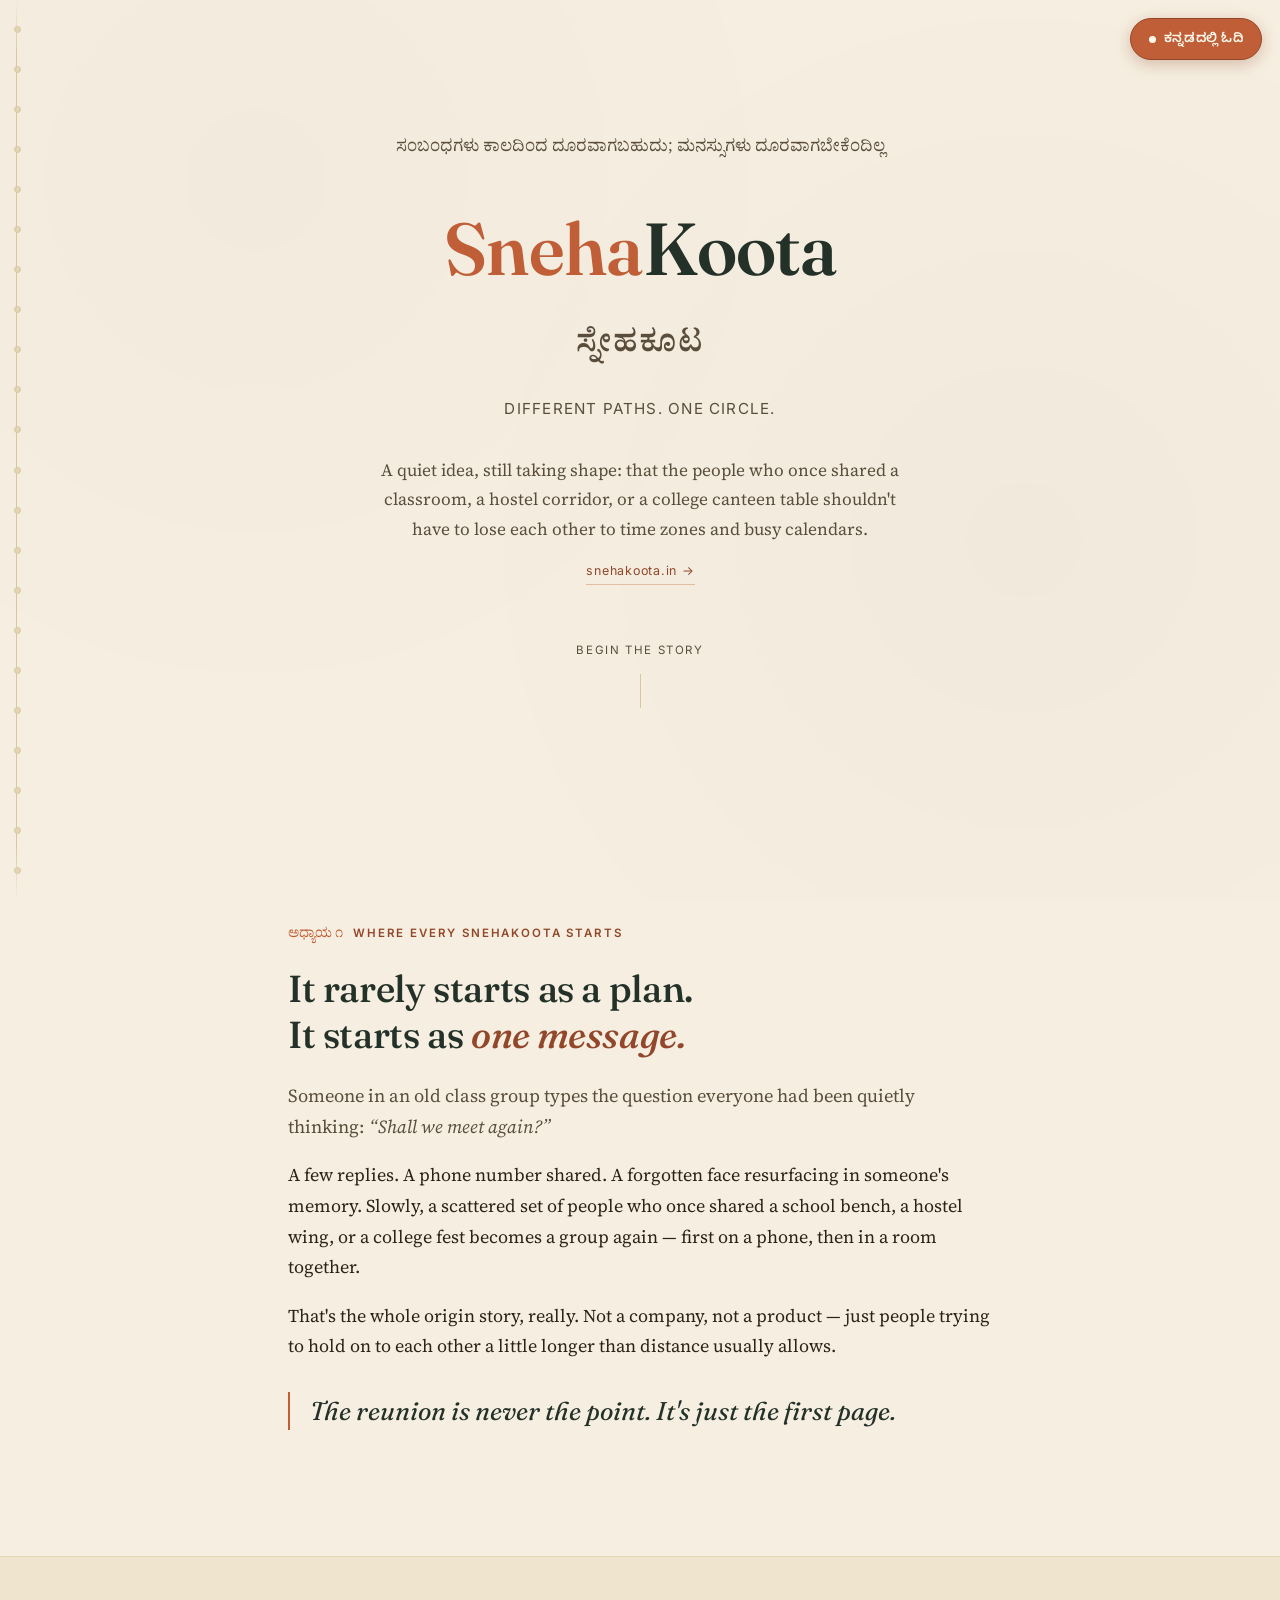
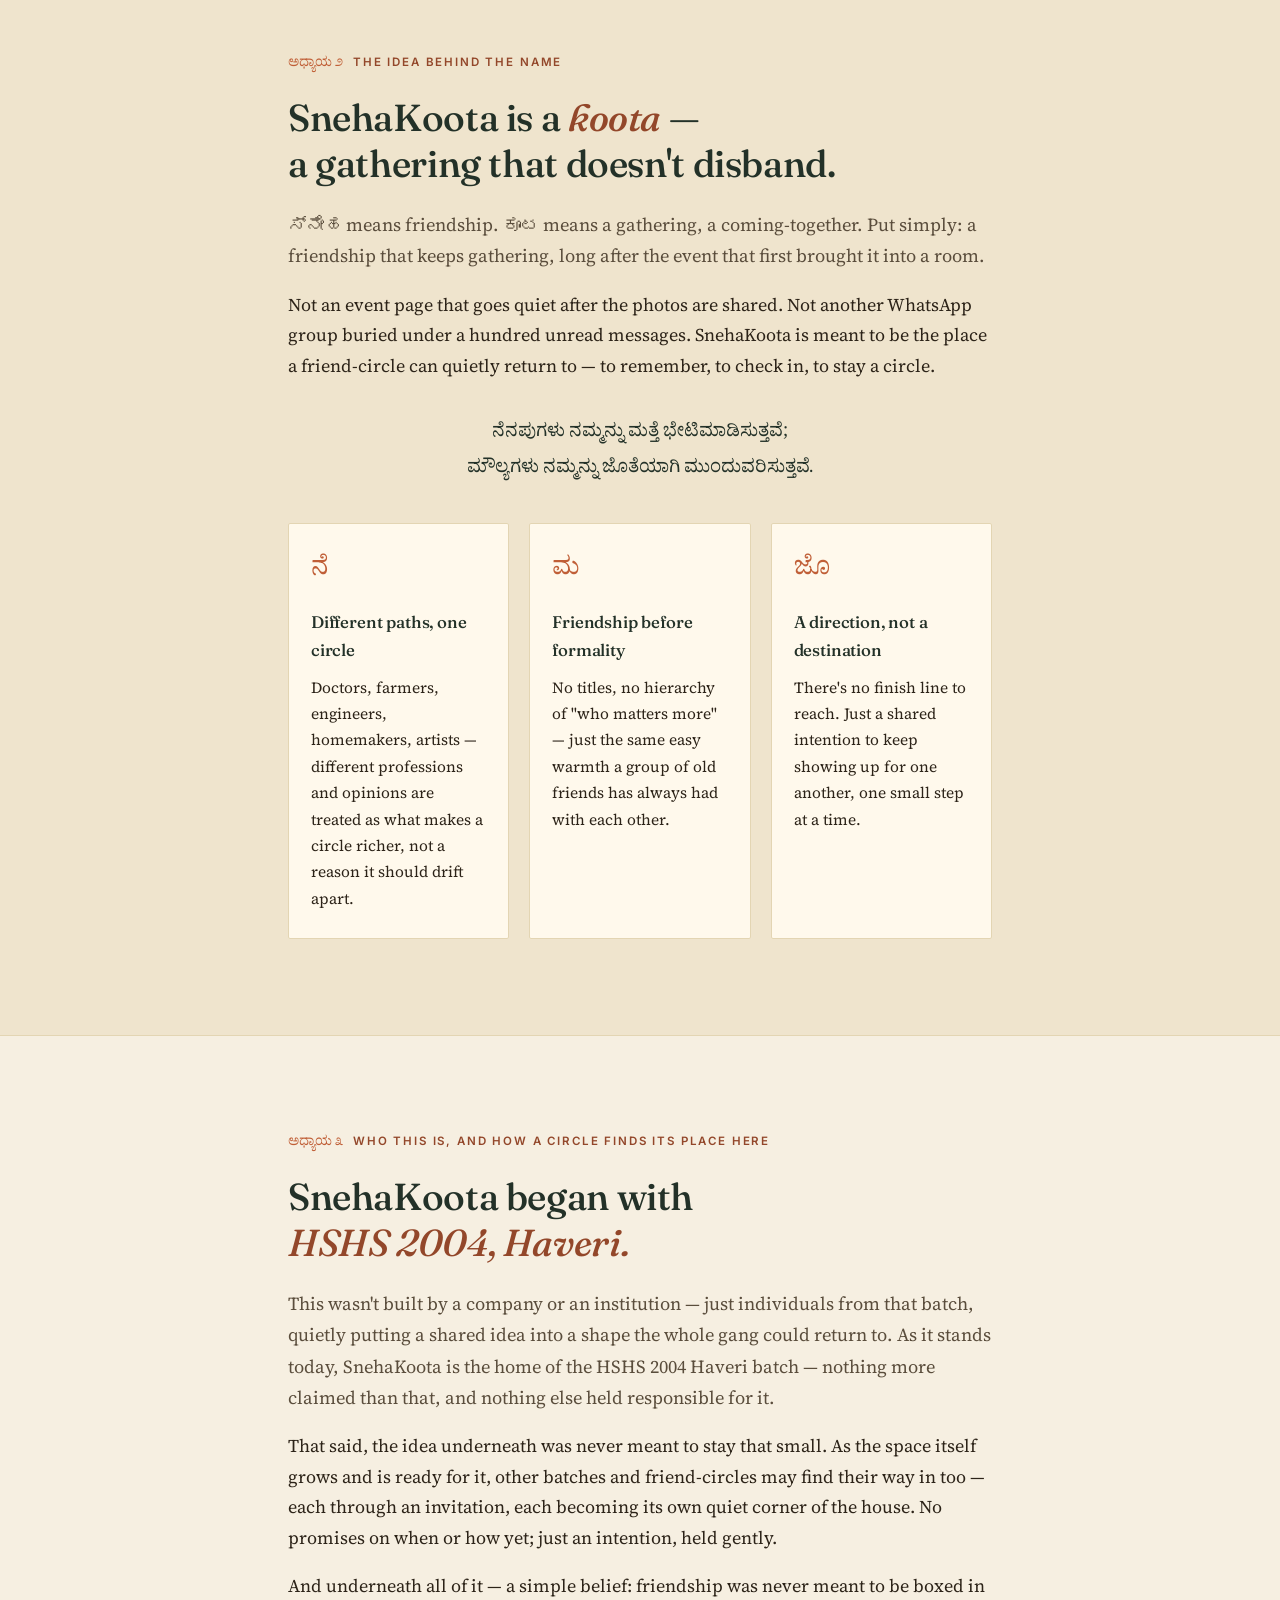
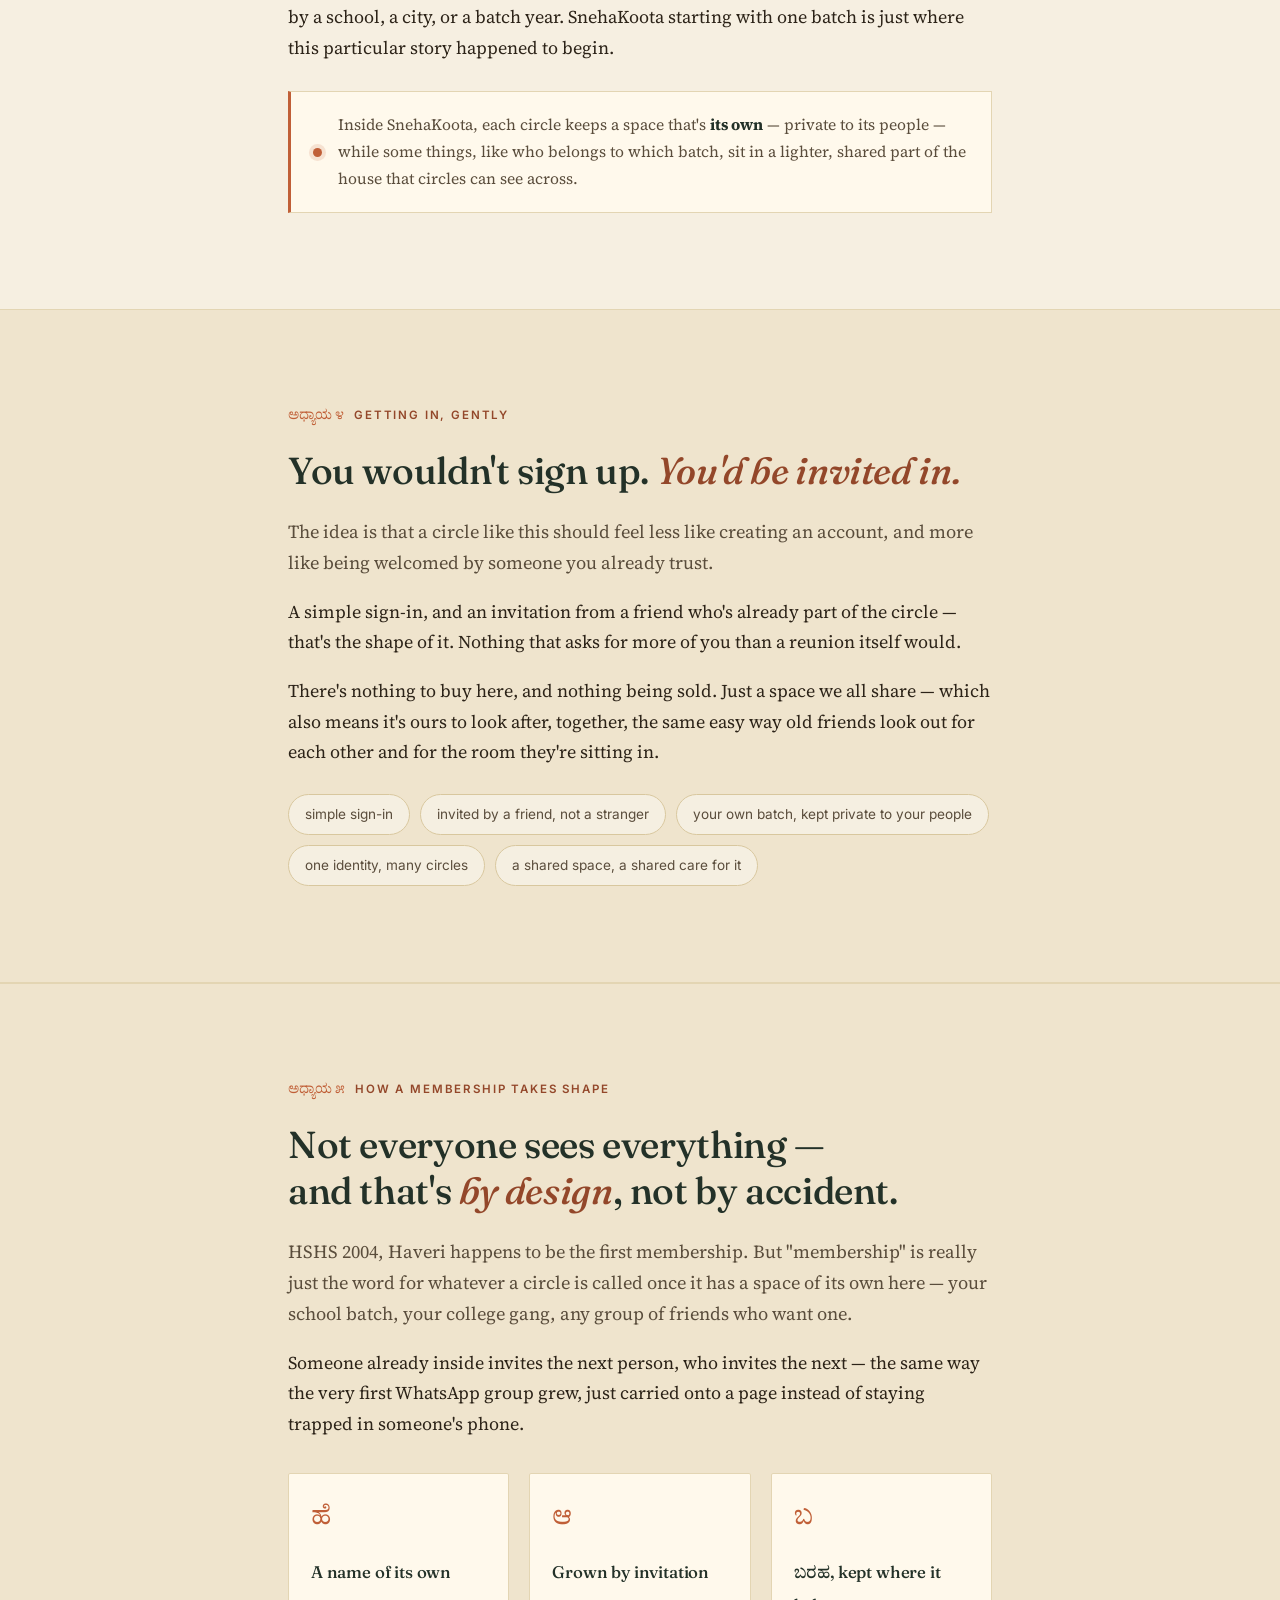
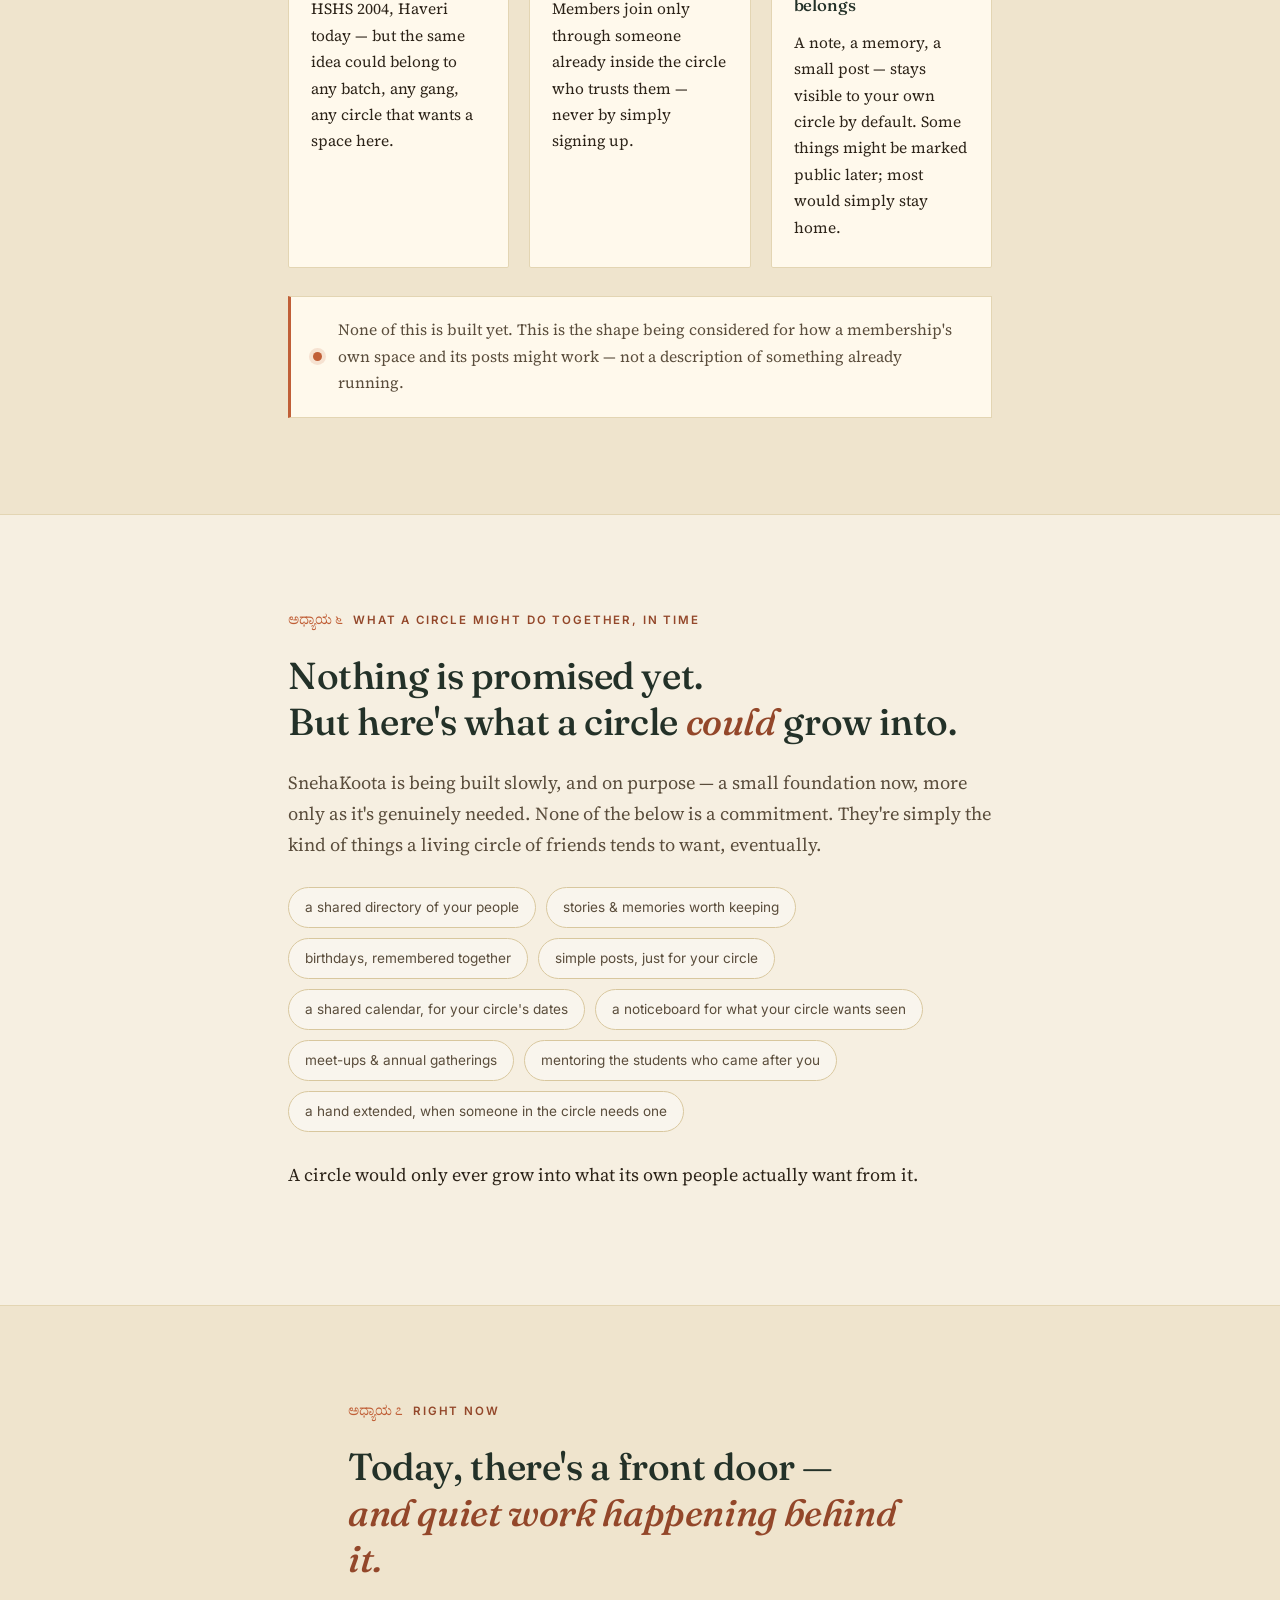
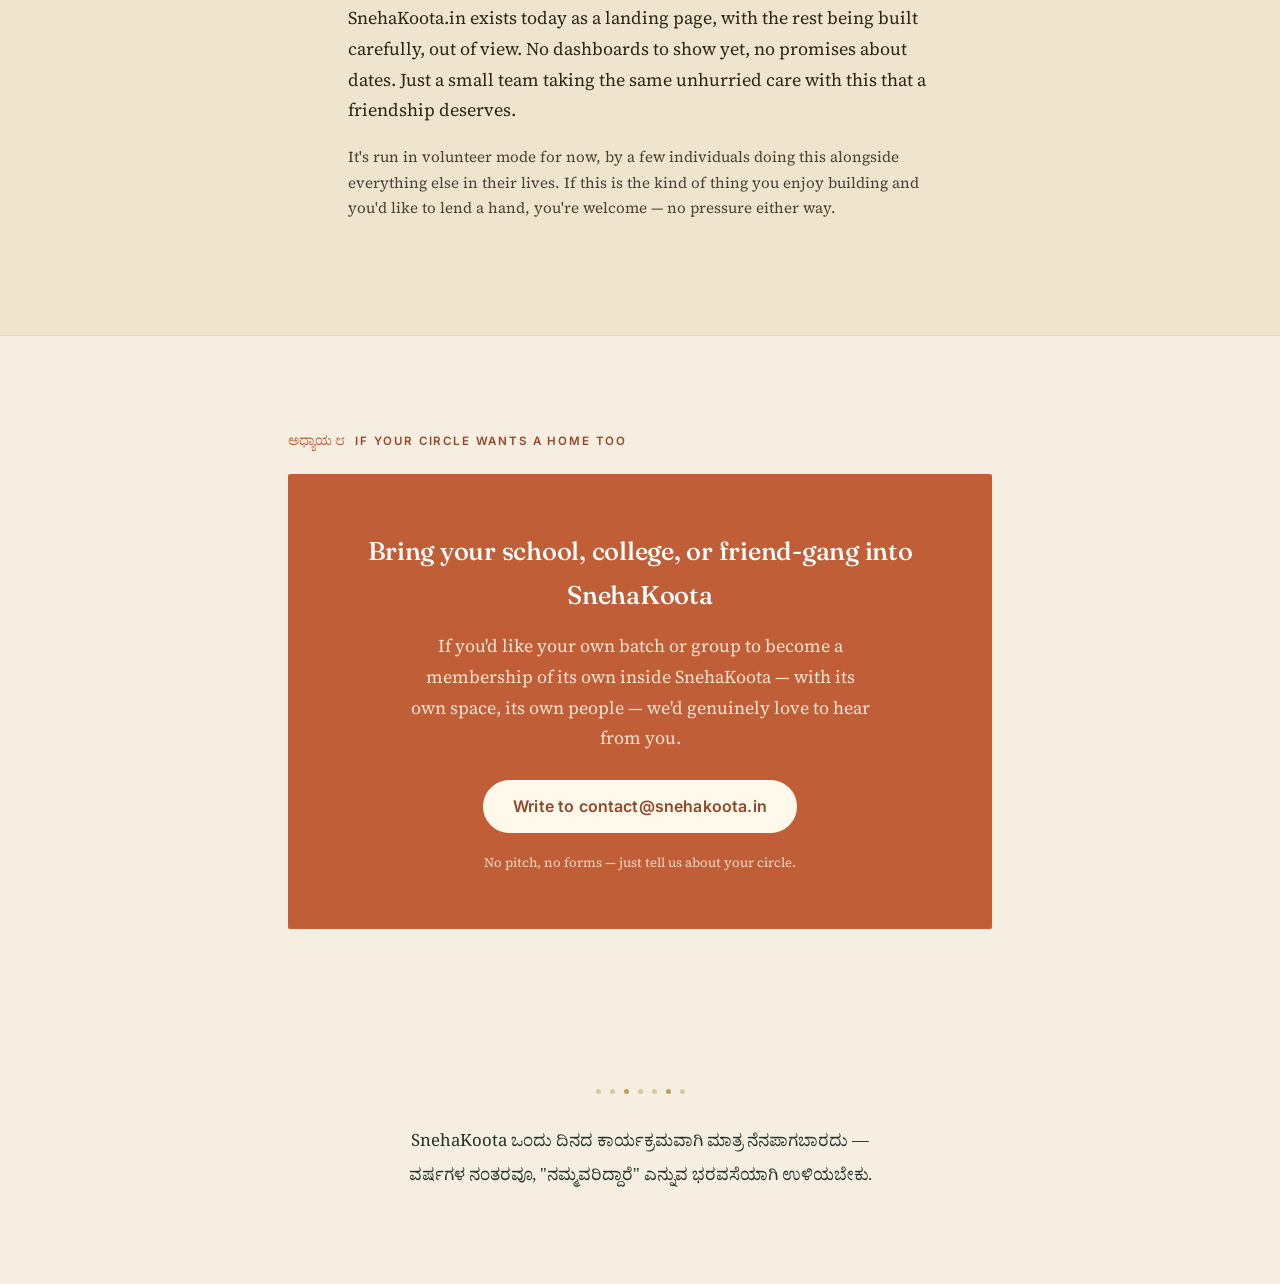
<file: concept/index.html>
<!DOCTYPE html>
<html lang="en">
<head>
<meta charset="UTF-8">
<meta name="viewport" content="width=device-width, initial-scale=1.0">
<title>SnehaKoota — ಸ್ನೇಹಕೂಟ | A Concept</title>
<meta name="description" content="SnehaKoota — a place for friend circles, school batches and college gangs to stay a circle, long after the reunion ends.">
<link rel="preconnect" href="https://fonts.googleapis.com">
<link rel="preconnect" href="https://fonts.gstatic.com" crossorigin>
<link href="https://fonts.googleapis.com/css2?family=Fraunces:ital,opsz,wght@0,9..144,300;0,9..144,400;0,9..144,500;0,9..144,600;1,9..144,400;1,9..144,500&family=Source+Serif+4:ital,opsz,wght@0,8..60,400;0,8..60,500;0,8..60,600;1,8..60,400&family=Inter:wght@400;500;600&family=Noto+Serif+Kannada:wght@400;500;600;700&family=Noto+Sans+Kannada:wght@400;500;600&display=swap" rel="stylesheet">
<style>
  :root{
    --cream:#f6efe1;
    --cream-deep:#efe4cd;
    --paper-edge:#e3d5b3;
    --ink:#2c2318;
    --ink-soft:#5a4d3c;
    --terracotta:#c05f37;
    --terracotta-deep:#93472a;
    --green:#33493a;
    --green-deep:#233128;
    --gold:#b4863a;
    --thread:#d8c79e;
    --max-w: 760px;
  }

  *{box-sizing:border-box;}
  html{scroll-behavior:smooth;}
  body{
    margin:0;
    background:var(--cream);
    color:var(--ink);
    font-family:'Source Serif 4', serif;
    font-size:18px;
    line-height:1.7;
    -webkit-font-smoothing:antialiased;
    overflow-x:hidden;
  }

  /* subtle paper grain */
  body::before{
    content:"";
    position:fixed; inset:0;
    background-image:
      radial-gradient(circle at 20% 20%, rgba(0,0,0,0.015) 0, transparent 45%),
      radial-gradient(circle at 80% 60%, rgba(0,0,0,0.02) 0, transparent 50%);
    pointer-events:none;
    z-index:0;
  }

  .kn{ font-family:'Noto Serif Kannada','Noto Sans Kannada', serif; }
  .kn-sans{ font-family:'Noto Sans Kannada', sans-serif; }

  h1,h2,h3{
    font-family:'Fraunces', serif;
    font-weight:500;
    letter-spacing:-0.01em;
    margin:0;
    color:var(--green-deep);
  }

  .eyebrow{
    font-family:'Inter', sans-serif;
    font-size:0.72rem;
    letter-spacing:0.16em;
    text-transform:uppercase;
    color:var(--terracotta-deep);
    font-weight:600;
  }

  a{ color:inherit; }

  /* ---------- binding spine (signature element) ---------- */
  .spine{
    position:fixed;
    left:0; top:0; bottom:0;
    width:34px;
    z-index:40;
    display:flex;
    flex-direction:column;
    align-items:center;
    padding:26px 0;
    pointer-events:none;
  }
  .spine::before{
    content:"";
    position:absolute; top:0; bottom:0; left:16px;
    width:1px;
    background:linear-gradient(to bottom, transparent, var(--thread) 6%, var(--thread) 94%, transparent);
  }
  .spine-dot{
    width:7px; height:7px;
    border-radius:50%;
    background:var(--paper-edge);
    border:1px solid var(--thread);
    margin:0 0 0 0;
    position:relative;
    transition:background .5s ease, border-color .5s ease, box-shadow .5s ease;
  }
  .spine-track{
    position:relative;
    flex:1;
    display:flex;
    flex-direction:column;
    justify-content:space-between;
    align-items:center;
    width:100%;
  }
  .spine-dot.lit{
    background:var(--terracotta);
    border-color:var(--terracotta-deep);
    box-shadow:0 0 0 3px rgba(192,95,55,0.12);
  }
  @media (max-width:880px){ .spine{display:none;} }

  /* ---------- layout shells ---------- */
  .wrap{
    position:relative;
    z-index:1;
    max-width:var(--max-w);
    margin:0 auto;
    padding:0 28px;
  }
  section{ padding:96px 0; position:relative; }
  @media (max-width:600px){ section{ padding:68px 0; } }
  .wrap.wide{ max-width:880px; }

  /* stitched divider between chapters */
  .stitch{
    display:flex; align-items:center; justify-content:center;
    gap:9px;
    margin:0 auto;
    padding:0;
  }
  .stitch span{
    width:5px; height:5px; border-radius:50%;
    background:var(--thread);
  }
  .stitch span:nth-child(3n){ background:var(--gold); opacity:.8; }

  /* ---------- hero ---------- */
  .hero{
    min-height:92vh;
    display:flex;
    flex-direction:column;
    justify-content:center;
    text-align:center;
    padding-top:64px;
    padding-bottom:48px;
  }
  .hero .kn-line{
    font-family:'Noto Serif Kannada', serif;
    font-size:1.05rem;
    color:var(--ink-soft);
    margin-bottom:22px;
    opacity:0;
    animation:riseIn 1s ease forwards .15s;
  }
  .wordmark{
    font-family:'Fraunces', serif;
    font-weight:600;
    font-style:normal;
    font-size:clamp(2.6rem, 9vw, 4.6rem);
    letter-spacing:-0.01em;
    margin:0 0 6px 0;
    opacity:0;
    animation:riseIn 1.1s ease forwards .35s;
  }
  .wordmark .w-sneha{ color:var(--terracotta); }
  .wordmark .w-koota{ color:var(--green-deep); }
  .wordmark .kn{ display:block; font-style:normal; font-weight:600; font-size:0.42em; color:var(--ink-soft); letter-spacing:0.04em; margin-top:10px; }
  .wordmark-link{ text-decoration:none; color:inherit; }
  .wordmark-link:hover .w-sneha, .wordmark-link:hover .w-koota{ opacity:0.82; }
  .site-link{
    display:inline-flex;
    align-items:center;
    gap:6px;
    margin-top:16px;
    font-family:'Inter','Noto Sans Kannada',sans-serif;
    font-size:0.78rem;
    letter-spacing:0.06em;
    color:var(--terracotta-deep);
    text-decoration:none;
    border-bottom:1px solid rgba(192,95,55,0.35);
    padding-bottom:2px;
    opacity:0;
    animation:riseIn 1s ease forwards .5s;
    transition:border-color .2s ease, color .2s ease;
  }
  .site-link:hover{ color:var(--terracotta); border-color:var(--terracotta); }
  .tagline{
    font-family:'Inter', sans-serif;
    font-size:0.95rem;
    letter-spacing:0.08em;
    text-transform:uppercase;
    color:var(--ink-soft);
    margin-top:22px;
    opacity:0;
    animation:riseIn 1s ease forwards .6s;
  }
  .hero-sub{
    max-width:520px;
    margin:34px auto 0;
    font-size:1.08rem;
    color:var(--ink-soft);
    opacity:0;
    animation:riseIn 1s ease forwards .8s;
  }
  .scroll-cue{
    margin-top:56px;
    font-family:'Inter',sans-serif;
    font-size:0.72rem;
    letter-spacing:0.14em;
    text-transform:uppercase;
    color:var(--ink-soft);
    opacity:0;
    animation:riseIn 1s ease forwards 1.05s;
  }
  .scroll-cue::after{
    content:"";
    display:block;
    width:1px; height:34px;
    background:var(--thread);
    margin:14px auto 0;
    animation:pulseLine 2.2s ease-in-out infinite;
  }
  @keyframes riseIn{ from{opacity:0; transform:translateY(14px);} to{opacity:1; transform:translateY(0);} }
  @keyframes pulseLine{ 0%,100%{opacity:.3;} 50%{opacity:.9;} }

  /* ---------- chapter chrome ---------- */
  .chapter-label{
    display:flex; align-items:baseline; gap:10px;
    margin-bottom:18px;
  }
  .chapter-num{
    font-family:'Noto Serif Kannada', serif;
    font-size:0.85rem;
    color:var(--terracotta);
  }
  .reveal{
    opacity:0;
    transform:translateY(22px);
    transition:opacity .9s ease, transform .9s ease;
  }
  .reveal.in{ opacity:1; transform:translateY(0); }

  h2.title{
    font-size:clamp(1.7rem, 4vw, 2.35rem);
    margin-bottom:22px;
    line-height:1.22;
  }
  h2.title em{ font-style:italic; color:var(--terracotta-deep); }

  p{ margin:0 0 18px 0; color:var(--ink); }
  p.lede{ font-size:1.15rem; color:var(--ink-soft); }

  .pull{
    font-family:'Fraunces', serif;
    font-style:italic;
    font-weight:400;
    font-size:clamp(1.25rem, 3vw, 1.6rem);
    color:var(--green-deep);
    line-height:1.5;
    margin:30px 0;
    padding-left:20px;
    border-left:2px solid var(--terracotta);
  }

  .kn-pull{
    font-family:'Noto Serif Kannada', serif;
    font-size:1.15rem;
    color:var(--green-deep);
    line-height:2;
    text-align:center;
    margin:34px 0;
  }

  /* alt band */
  .band{
    background:var(--cream-deep);
    border-top:1px solid var(--paper-edge);
    border-bottom:1px solid var(--paper-edge);
  }
  .band.deep{
    background:var(--green-deep);
    color:#f2ead9;
  }
  .band.deep h2, .band.deep h3{ color:#f2ead9; }
  .band.deep p{ color:#d9cdb1; }
  .band.deep .eyebrow{ color:#e2a97e; }
  .band.deep .pull{ color:#f2ead9; border-left-color:#e2a97e; }

  /* three-across "for every circle" cards */
  .grid3{
    display:grid;
    grid-template-columns:repeat(3, 1fr);
    gap:20px;
    margin-top:34px;
  }
  @media (max-width:700px){ .grid3{ grid-template-columns:1fr; } }
  .grid3 .card{
    background:rgba(246,239,225,0.5);
    border:1px solid rgba(255,255,255,0.12);
    border-radius:2px;
    padding:26px 22px;
  }
  .band:not(.deep) .grid3 .card{
    background:#fff9ec;
    border:1px solid var(--paper-edge);
  }
  .card h3{
    font-size:1.05rem;
    margin-bottom:10px;
  }
  .card p{ font-size:0.97rem; margin-bottom:0; }
  .card .glyph{
    font-family:'Noto Serif Kannada', serif;
    font-size:1.6rem;
    color:var(--terracotta);
    display:block;
    margin-bottom:14px;
  }

  /* possibility chips — soft, non-committal */
  .maybe-list{
    display:flex; flex-wrap:wrap; gap:10px;
    margin-top:26px;
  }
  .maybe-list span{
    font-family:'Inter', sans-serif;
    font-size:0.85rem;
    padding:8px 16px;
    border:1px solid var(--thread);
    border-radius:999px;
    color:var(--ink-soft);
    background:rgba(255,255,255,0.4);
  }

  /* today strip */
  .today-strip{
    display:flex; align-items:center; gap:16px;
    padding:20px 22px;
    background:#fff9ec;
    border:1px solid var(--paper-edge);
    border-left:3px solid var(--terracotta);
    margin-top:28px;
  }
  .today-dot{
    width:9px; height:9px; border-radius:50%;
    background:var(--terracotta);
    flex:none;
    box-shadow:0 0 0 4px rgba(192,95,55,0.15);
  }
  .today-strip p{ margin:0; font-size:0.98rem; color:var(--ink-soft); }
  .today-strip strong{ color:var(--green-deep); }

  /* invite / CTA */
  .cta-card{
    text-align:center;
    padding:56px 40px;
    background:var(--terracotta);
    color:#fbf3e6;
    border-radius:2px;
    margin-top:10px;
  }
  @media (max-width:600px){ .cta-card{ padding:44px 22px; } }
  .cta-card h2{ color:#fff; margin-bottom:14px; }
  .cta-card p{ color:#fbe4d3; max-width:460px; margin:0 auto 26px; }
  .cta-mail{
    display:inline-block;
    font-family:'Inter', sans-serif;
    font-weight:600;
    font-size:1rem;
    letter-spacing:0.01em;
    color:var(--terracotta-deep);
    background:#fff9ec;
    padding:13px 30px;
    border-radius:999px;
    text-decoration:none;
    transition:transform .25s ease, box-shadow .25s ease;
  }
  .cta-mail:hover{ transform:translateY(-2px); box-shadow:0 10px 24px rgba(0,0,0,0.18); }
  .cta-note{
    margin-top:18px;
    font-size:0.82rem;
    color:#f4d9c6;
  }

  /* footer */
  footer{
    padding:64px 0 80px;
    text-align:center;
  }
  .closing-kn{
    font-family:'Noto Serif Kannada', serif;
    font-size:1.05rem;
    line-height:2;
    color:var(--green-deep);
    max-width:520px;
    margin:0 auto 8px;
  }
  .closing-en{
    font-family:'Fraunces', serif;
    font-style:italic;
    font-size:0.98rem;
    color:var(--ink-soft);
    max-width:460px;
    margin:14px auto 0;
  }
  .mark{
    margin-top:44px;
    font-family:'Inter', sans-serif;
    font-size:0.72rem;
    letter-spacing:0.14em;
    text-transform:uppercase;
    color:var(--ink-soft);
    opacity:0.7;
  }

  ::selection{ background:var(--terracotta); color:#fff; }

  /* ---------- language toggle ---------- */
  [hidden]{ display:none !important; }
  .lang-toggle{
    position:fixed;
    top:18px; right:18px;
    z-index:50;
    display:inline-flex;
    align-items:center;
    gap:8px;
    font-family:'Inter','Noto Sans Kannada',sans-serif;
    font-size:0.82rem;
    font-weight:600;
    letter-spacing:0.02em;
    padding:10px 18px;
    border-radius:999px;
    border:1px solid var(--terracotta-deep);
    background:var(--terracotta);
    color:#fff9ec;
    cursor:pointer;
    box-shadow:0 4px 16px rgba(147,71,42,0.32);
    transition:transform .2s ease, box-shadow .2s ease, background .2s ease;
  }
  .lang-toggle::before{
    content:"";
    width:7px; height:7px;
    border-radius:50%;
    background:#fff9ec;
    flex:none;
    animation:langPulse 2.2s ease-in-out infinite;
  }
  @keyframes langPulse{
    0%,100%{ box-shadow:0 0 0 0 rgba(255,249,236,0.55); }
    50%{ box-shadow:0 0 0 5px rgba(255,249,236,0); }
  }
  .lang-toggle:hover{
    transform:translateY(-1px);
    background:var(--terracotta-deep);
    box-shadow:0 8px 22px rgba(147,71,42,0.4);
  }
  @media (max-width:600px){
    .lang-toggle{
      top:14px; right:14px;
      font-size:0.78rem;
      padding:10px 16px;
      min-height:40px;
    }
  }

  /* ---------- kannada panel typography ---------- */
  #lang-kn{ font-family:'Noto Serif Kannada','Noto Sans Kannada', serif; }
  #lang-kn h1, #lang-kn h2, #lang-kn h3{ font-family:'Noto Serif Kannada', serif; font-weight:600; }
  #lang-kn .eyebrow, #lang-kn .tagline, #lang-kn .scroll-cue, #lang-kn .maybe-list span, #lang-kn .cta-mail, #lang-kn .cta-note{
    font-family:'Noto Sans Kannada', sans-serif;
  }
  #lang-kn .tagline, #lang-kn .scroll-cue{ text-transform:none; letter-spacing:0.02em; }
  #lang-kn p, #lang-kn .lede, #lang-kn .pull, #lang-kn .kn-pull{ line-height:1.95; }
  #lang-kn .wordmark .w-sneha, #lang-kn .wordmark .w-koota{ font-family:'Noto Serif Kannada', serif; }
  #lang-kn .wordmark .kn{ font-family:'Fraunces', serif; font-style:italic; font-weight:400; color:var(--ink-soft); }
</style>
</head>
<body>

<div class="spine" aria-hidden="true">
  <div class="spine-track" id="spineTrack"></div>
</div>

<button id="langToggle" class="lang-toggle" type="button">ಕನ್ನಡದಲ್ಲಿ ಓದಿ</button>

<div id="lang-en" class="lang-panel">

<!-- ================= HERO ================= -->
<section class="hero">
  <div class="wrap">
    <div class="kn-line">ಸಂಬಂಧಗಳು ಕಾಲದಿಂದ ದೂರವಾಗಬಹುದು; ಮನಸ್ಸುಗಳು ದೂರವಾಗಬೇಕೆಂದಿಲ್ಲ</div>
    <h1 class="wordmark"><a class="wordmark-link" href="https://snehakoota.in"><span class="w-sneha">Sneha</span><span class="w-koota">Koota</span><span class="kn">ಸ್ನೇಹಕೂಟ</span></a></h1>
    <div class="tagline">Different Paths. One Circle.</div>
    <p class="hero-sub">A quiet idea, still taking shape: that the people who once shared a classroom, a hostel corridor, or a college canteen table shouldn't have to lose each other to time zones and busy calendars.</p>
    <a class="site-link" href="https://snehakoota.in">snehakoota.in →</a>
    <div class="scroll-cue">begin the story</div>
  </div>
</section>

<!-- ================= CHAPTER 1: HOW IT BEGAN ================= -->
<section>
  <div class="wrap">
    <div class="chapter-label reveal">
      <span class="chapter-num kn">ಅಧ್ಯಾಯ ೧</span>
      <span class="eyebrow">Where every SnehaKoota starts</span>
    </div>
    <h2 class="title reveal">It rarely starts as a plan.<br>It starts as <em>one message.</em></h2>
    <p class="lede reveal">Someone in an old class group types the question everyone had been quietly thinking: <em>“Shall we meet again?”</em></p>
    <p class="reveal">A few replies. A phone number shared. A forgotten face resurfacing in someone's memory. Slowly, a scattered set of people who once shared a school bench, a hostel wing, or a college fest becomes a group again — first on a phone, then in a room together.</p>
    <p class="reveal">That's the whole origin story, really. Not a company, not a product — just people trying to hold on to each other a little longer than distance usually allows.</p>
    <div class="pull reveal">The reunion is never the point. It's just the first page.</div>
  </div>
</section>

<!-- ================= CHAPTER 2: WHAT SNEHAKOOTA IS ================= -->
<section class="band">
  <div class="wrap">
    <div class="chapter-label reveal">
      <span class="chapter-num kn">ಅಧ್ಯಾಯ ೨</span>
      <span class="eyebrow">The idea behind the name</span>
    </div>
    <h2 class="title reveal">SnehaKoota is a <em>koota</em> —<br>a gathering that doesn't disband.</h2>
    <p class="lede reveal">ಸ್ನೇಹ means friendship. ಕೂಟ means a gathering, a coming-together. Put simply: a friendship that keeps gathering, long after the event that first brought it into a room.</p>
    <p class="reveal">Not an event page that goes quiet after the photos are shared. Not another WhatsApp group buried under a hundred unread messages. SnehaKoota is meant to be the place a friend-circle can quietly return to — to remember, to check in, to stay a circle.</p>

    <div class="kn-pull reveal">ನೆನಪುಗಳು ನಮ್ಮನ್ನು ಮತ್ತೆ ಭೇಟಿಮಾಡಿಸುತ್ತವೆ;<br>ಮೌಲ್ಯಗಳು ನಮ್ಮನ್ನು ಜೊತೆಯಾಗಿ ಮುಂದುವರಿಸುತ್ತವೆ.</div>

    <div class="grid3 reveal">
      <div class="card">
        <span class="glyph">ನೆ</span>
        <h3>Different paths, one circle</h3>
        <p>Doctors, farmers, engineers, homemakers, artists — different professions and opinions are treated as what makes a circle richer, not a reason it should drift apart.</p>
      </div>
      <div class="card">
        <span class="glyph">ಮ</span>
        <h3>Friendship before formality</h3>
        <p>No titles, no hierarchy of "who matters more" — just the same easy warmth a group of old friends has always had with each other.</p>
      </div>
      <div class="card">
        <span class="glyph">ಜೊ</span>
        <h3>A direction, not a destination</h3>
        <p>There's no finish line to reach. Just a shared intention to keep showing up for one another, one small step at a time.</p>
      </div>
    </div>
  </div>
</section>

<!-- ================= CHAPTER 3: BEYOND ONE BATCH ================= -->
<section>
  <div class="wrap">
    <div class="chapter-label reveal">
      <span class="chapter-num kn">ಅಧ್ಯಾಯ ೩</span>
      <span class="eyebrow">Who this is, and how a circle finds its place here</span>
    </div>
    <h2 class="title reveal">SnehaKoota began with<br><em>HSHS 2004, Haveri.</em></h2>
    <p class="lede reveal">This wasn't built by a company or an institution — just individuals from that batch, quietly putting a shared idea into a shape the whole gang could return to. As it stands today, SnehaKoota is the home of the HSHS 2004 Haveri batch — nothing more claimed than that, and nothing else held responsible for it.</p>
    <p class="reveal">That said, the idea underneath was never meant to stay that small. As the space itself grows and is ready for it, other batches and friend-circles may find their way in too — each through an invitation, each becoming its own quiet corner of the house. No promises on when or how yet; just an intention, held gently.</p>
    <p class="reveal">And underneath all of it — a simple belief: friendship was never meant to be boxed in by a school, a city, or a batch year. SnehaKoota starting with one batch is just where this particular story happened to begin.</p>
    <div class="today-strip reveal">
      <span class="today-dot" aria-hidden="true"></span>
      <p>Inside SnehaKoota, each circle keeps a space that's <strong>its own</strong> — private to its people — while some things, like who belongs to which batch, sit in a lighter, shared part of the house that circles can see across.</p>
    </div>
  </div>
</section>

<!-- ================= CHAPTER 4: HOW YOU'D ENTER ================= -->
<section class="band">
  <div class="wrap">
    <div class="chapter-label reveal">
      <span class="chapter-num kn">ಅಧ್ಯಾಯ ೪</span>
      <span class="eyebrow">Getting in, gently</span>
    </div>
    <h2 class="title reveal">You wouldn't sign up. <em>You'd be invited in.</em></h2>
    <p class="lede reveal">The idea is that a circle like this should feel less like creating an account, and more like being welcomed by someone you already trust.</p>
    <p class="reveal">A simple sign-in, and an invitation from a friend who's already part of the circle — that's the shape of it. Nothing that asks for more of you than a reunion itself would.</p>
    <p class="reveal">There's nothing to buy here, and nothing being sold. Just a space we all share — which also means it's ours to look after, together, the same easy way old friends look out for each other and for the room they're sitting in.</p>
    <div class="maybe-list reveal">
      <span>simple sign-in</span>
      <span>invited by a friend, not a stranger</span>
      <span>your own batch, kept private to your people</span>
      <span>one identity, many circles</span>
      <span>a shared space, a shared care for it</span>
    </div>
  </div>
</section>

<!-- ================= CHAPTER 5: HOW A MEMBERSHIP TAKES SHAPE ================= -->
<section class="band">
  <div class="wrap">
    <div class="chapter-label reveal">
      <span class="chapter-num kn">ಅಧ್ಯಾಯ ೫</span>
      <span class="eyebrow">How a membership takes shape</span>
    </div>
    <h2 class="title reveal">Not everyone sees everything —<br>and that's <em>by design</em>, not by accident.</h2>
    <p class="lede reveal">HSHS 2004, Haveri happens to be the first membership. But "membership" is really just the word for whatever a circle is called once it has a space of its own here — your school batch, your college gang, any group of friends who want one.</p>
    <p class="reveal">Someone already inside invites the next person, who invites the next — the same way the very first WhatsApp group grew, just carried onto a page instead of staying trapped in someone's phone.</p>

    <div class="grid3 reveal">
      <div class="card">
        <span class="glyph">ಹೆ</span>
        <h3>A name of its own</h3>
        <p>HSHS 2004, Haveri today — but the same idea could belong to any batch, any gang, any circle that wants a space here.</p>
      </div>
      <div class="card">
        <span class="glyph">ಆ</span>
        <h3>Grown by invitation</h3>
        <p>Members join only through someone already inside the circle who trusts them — never by simply signing up.</p>
      </div>
      <div class="card">
        <span class="glyph">ಬ</span>
        <h3><span class="kn">ಬರಹ</span>, kept where it belongs</h3>
        <p>A note, a memory, a small post — stays visible to your own circle by default. Some things might be marked public later; most would simply stay home.</p>
      </div>
    </div>

    <div class="today-strip reveal">
      <span class="today-dot" aria-hidden="true"></span>
      <p>None of this is built yet. This is the shape being considered for how a membership's own space and its posts might work — not a description of something already running.</p>
    </div>
  </div>
</section>

<!-- ================= CHAPTER 6: WHAT IT MIGHT HOLD ================= -->
<section>
  <div class="wrap">
    <div class="chapter-label reveal">
      <span class="chapter-num kn">ಅಧ್ಯಾಯ ೬</span>
      <span class="eyebrow">What a circle might do together, in time</span>
    </div>
    <h2 class="title reveal">Nothing is promised yet.<br>But here's what a circle <em>could</em> grow into.</h2>
    <p class="lede reveal">SnehaKoota is being built slowly, and on purpose — a small foundation now, more only as it's genuinely needed. None of the below is a commitment. They're simply the kind of things a living circle of friends tends to want, eventually.</p>
    <div class="maybe-list reveal">
      <span>a shared directory of your people</span>
      <span>stories &amp; memories worth keeping</span>
      <span>birthdays, remembered together</span>
      <span>simple posts, just for your circle</span>
      <span>a shared calendar, for your circle's dates</span>
      <span>a noticeboard for what your circle wants seen</span>
      <span>meet-ups &amp; annual gatherings</span>
      <span>mentoring the students who came after you</span>
      <span>a hand extended, when someone in the circle needs one</span>
    </div>
    <p class="reveal" style="margin-top:28px;">A circle would only ever grow into what its own people actually want from it.</p>
  </div>
</section>

<!-- ================= CHAPTER 7: WHERE THINGS STAND ================= -->
<section class="band">
  <div class="wrap" style="max-width:640px;">
    <div class="chapter-label reveal">
      <span class="chapter-num kn">ಅಧ್ಯಾಯ ೭</span>
      <span class="eyebrow">Right now</span>
    </div>
    <h2 class="title reveal">Today, there's a front door —<br><em>and quiet work happening behind it.</em></h2>
    <p class="reveal">SnehaKoota.in exists today as a landing page, with the rest being built carefully, out of view. No dashboards to show yet, no promises about dates. Just a small team taking the same unhurried care with this that a friendship deserves.</p>
    <p class="reveal" style="font-size:0.95rem; opacity:0.85;">It's run in volunteer mode for now, by a few individuals doing this alongside everything else in their lives. If this is the kind of thing you enjoy building and you'd like to lend a hand, you're welcome — no pressure either way.</p>
  </div>
</section>

<!-- ================= CHAPTER 8: INVITE YOUR CIRCLE ================= -->
<section>
  <div class="wrap">
    <div class="chapter-label reveal">
      <span class="chapter-num kn">ಅಧ್ಯಾಯ ೮</span>
      <span class="eyebrow">If your circle wants a home too</span>
    </div>
    <div class="cta-card reveal">
      <h2 style="font-size:1.6rem;">Bring your school, college, or friend-gang into SnehaKoota</h2>
      <p>If you'd like your own batch or group to become a membership of its own inside SnehaKoota — with its own space, its own people — we'd genuinely love to hear from you.</p>
      <a class="cta-mail" href="mailto:contact@snehakoota.in">Write to contact@snehakoota.in</a>
      <div class="cta-note">No pitch, no forms — just tell us about your circle.</div>
    </div>
  </div>
</section>

<!-- ================= FOOTER / CLOSING ================= -->
<footer>
  <div class="wrap">
    <div class="stitch reveal" style="margin-bottom:34px;">
      <span></span><span></span><span></span><span></span><span></span><span></span><span></span>
    </div>
    <div class="closing-kn reveal">SnehaKoota ಒಂದು ದಿನದ ಕಾರ್ಯಕ್ರಮವಾಗಿ ಮಾತ್ರ ನೆನಪಾಗಬಾರದು —<br>ವರ್ಷಗಳ ನಂತರವೂ, "ನಮ್ಮವರಿದ್ದಾರೆ" ಎನ್ನುವ ಭರವಸೆಯಾಗಿ ಉಳಿಯಬೇಕು.</div>
    
  </div>
</footer>

</div><!-- /#lang-en -->

<div id="lang-kn" class="lang-panel" hidden>

<!-- ================= HERO (KN) ================= -->
<section class="hero">
  <div class="wrap">
    <div class="kn-line">ಸಂಬಂಧಗಳು ಕಾಲದಿಂದ ದೂರವಾಗಬಹುದು; ಮನಸ್ಸುಗಳು ದೂರವಾಗಬೇಕೆಂದಿಲ್ಲ</div>
    <h1 class="wordmark"><a class="wordmark-link" href="https://snehakoota.in"><span class="w-sneha">ಸ್ನೇಹ</span><span class="w-koota">ಕೂಟ</span><span class="kn">SnehaKoota</span></a></h1>
    <div class="tagline">ಬೇರೆ ಬೇರೆ ದಾರಿಗಳು. ಒಂದೇ ಬಳಗ.</div>
    <p class="hero-sub">ಇದೊಂದು ಸದ್ದಿಲ್ಲದೆ ರೂಪುಗೊಳ್ಳುತ್ತಿರುವ ಆಲೋಚನೆ: ಒಂದು ಕಾಲದಲ್ಲಿ ಒಂದೇ ತರಗತಿ, ಹಾಸ್ಟೆಲ್ ಕಾರಿಡಾರ್, ಅಥವಾ ಕಾಲೇಜಿನ ಕ್ಯಾಂಟೀನ್ ಟೇಬಲ್ ಹಂಚಿಕೊಂಡಿದ್ದ ಜನರು, ಸಮಯದ ವ್ಯತ್ಯಾಸ ಮತ್ತು ಬಿಡುವಿಲ್ಲದ ದಿನಚರಿಗಳ ಕಾರಣಕ್ಕೆ ಒಬ್ಬರನ್ನೊಬ್ಬರು ಕಳೆದುಕೊಳ್ಳಬಾರದು ಎಂಬುದು.</p>
    <a class="site-link" href="https://snehakoota.in">snehakoota.in →</a>
    <div class="scroll-cue">ಕಥೆಯನ್ನು ಆರಂಭಿಸಿ</div>
  </div>
</section>

<!-- ================= CHAPTER 1 (KN) ================= -->
<section>
  <div class="wrap">
    <div class="chapter-label reveal">
      <span class="chapter-num kn">ಅಧ್ಯಾಯ ೧</span>
      <span class="eyebrow">ಪ್ರತಿ ಸ್ನೇಹಕೂಟವೂ ಆರಂಭವಾಗುವುದು ಇಲ್ಲಿಂದ</span>
    </div>
    <h2 class="title reveal">ಇದು ಯೋಜನೆಯಾಗಿ ಆರಂಭವಾಗುವುದು ಅಪರೂಪ.<br>ಇದು ಆರಂಭವಾಗುವುದು <em>ಒಂದೇ ಸಂದೇಶದಿಂದ.</em></h2>
    <p class="lede reveal">ಹಳೆಯ ಕ್ಲಾಸ್ ಗ್ರೂಪ್‌ನಲ್ಲಿ ಯಾರೋ ಒಬ್ಬರು, ಎಲ್ಲರೂ ಮನದೊಳಗೇ ಯೋಚಿಸುತ್ತಿದ್ದ ಪ್ರಶ್ನೆಯನ್ನು ಟೈಪ್ ಮಾಡುತ್ತಾರೆ: <em>"ಮತ್ತೆ ಸಿಗೋಣವೇ?"</em></p>
    <p class="reveal">ಒಂದೆರಡು ಉತ್ತರಗಳು. ಒಂದು ಫೋನ್ ನಂಬರ್ ಹಂಚಿಕೆ. ಮರೆತುಹೋಗಿದ್ದ ಮುಖವೊಂದು ಯಾರದೋ ನೆನಪಿನಲ್ಲಿ ಮತ್ತೆ ಮೂಡುತ್ತದೆ. ನಿಧಾನವಾಗಿ, ಒಂದು ಕಾಲದಲ್ಲಿ ಒಂದೇ ಶಾಲಾ ಬೆಂಚು, ಹಾಸ್ಟೆಲ್ ವಿಭಾಗ, ಅಥವಾ ಕಾಲೇಜಿನ ಫೆಸ್ಟ್ ಹಂಚಿಕೊಂಡಿದ್ದ, ಚದುರಿಹೋಗಿದ್ದ ಜನರು ಮತ್ತೆ ಒಂದಾಗುತ್ತಾರೆ — ಮೊದಲು ಫೋನ್‌ನಲ್ಲಿ, ನಂತರ ಒಂದೇ ಕೋಣೆಯಲ್ಲಿ ಜೊತೆಯಾಗಿ.</p>
    <p class="reveal">ಇದೇ ನಿಜವಾದ ಮೂಲ ಕಥೆ. ಒಂದು ಕಂಪನಿಯಲ್ಲ, ಒಂದು ಉತ್ಪನ್ನವಲ್ಲ — ದೂರ ಸಾಮಾನ್ಯವಾಗಿ ಬಿಡುವ ಅಂತರಕ್ಕಿಂತ ಸ್ವಲ್ಪ ಹೆಚ್ಚು ಕಾಲ ಒಬ್ಬರನ್ನೊಬ್ಬರು ಹಿಡಿದಿಟ್ಟುಕೊಳ್ಳಲು ಪ್ರಯತ್ನಿಸುತ್ತಿರುವ ಜನರಷ್ಟೇ.</p>
    <div class="pull reveal">ಮರುಸಂಗಮ ಎಂದಿಗೂ ಗುರಿಯಲ್ಲ. ಅದು ಕೇವಲ ಮೊದಲ ಪುಟ.</div>
  </div>
</section>

<!-- ================= CHAPTER 2 (KN) ================= -->
<section class="band">
  <div class="wrap">
    <div class="chapter-label reveal">
      <span class="chapter-num kn">ಅಧ್ಯಾಯ ೨</span>
      <span class="eyebrow">ಹೆಸರಿನ ಹಿಂದಿನ ಆಲೋಚನೆ</span>
    </div>
    <h2 class="title reveal">ಸ್ನೇಹಕೂಟ ಎಂಬುದು ಒಂದು <em>ಕೂಟ</em> —<br>ಎಂದೂ ಚದುರದ ಒಂದು ಸೇರುವಿಕೆ.</h2>
    <p class="lede reveal">ಸ್ನೇಹ ಎಂದರೆ ಗೆಳೆತನ. ಕೂಟ ಎಂದರೆ ಒಂದು ಸೇರುವಿಕೆ, ಒಟ್ಟಾಗಿ ಬರುವಿಕೆ. ಸರಳವಾಗಿ ಹೇಳುವುದಾದರೆ: ಒಂದು ಗೆಳೆತನ, ಅದನ್ನು ಮೊದಲು ಒಂದು ಕೋಣೆಗೆ ತಂದ ಸಂದರ್ಭ ಮುಗಿದ ನಂತರವೂ ಸೇರುತ್ತಲೇ ಇರುವಂಥದ್ದು.</p>
    <p class="reveal">ಫೋಟೋಗಳು ಹಂಚಿಕೆಯಾದ ಮೇಲೆ ಸ್ತಬ್ಧವಾಗುವ ಇವೆಂಟ್ ಪೇಜ್ ಅಲ್ಲ. ನೂರಾರು ಓದದ ಸಂದೇಶಗಳ ಅಡಿಯಲ್ಲಿ ಹೂತುಹೋಗಿರುವ ಇನ್ನೊಂದು ವಾಟ್ಸಾಪ್ ಗ್ರೂಪ್ ಅಲ್ಲ. ಸ್ನೇಹಕೂಟ ಎಂದರೆ ಒಂದು ಗೆಳೆಯರ ಬಳಗ ಸದ್ದಿಲ್ಲದೆ ಮರಳಿ ಬರಬಹುದಾದ ಸ್ಥಳ — ನೆನಪಿಸಿಕೊಳ್ಳಲು, ಕುಶಲೋಪರಿ ವಿಚಾರಿಸಲು, ಒಂದು ಬಳಗವಾಗಿ ಉಳಿಯಲು.</p>

    <div class="kn-pull reveal">ನೆನಪುಗಳು ನಮ್ಮನ್ನು ಮತ್ತೆ ಭೇಟಿಮಾಡಿಸುತ್ತವೆ;<br>ಮೌಲ್ಯಗಳು ನಮ್ಮನ್ನು ಜೊತೆಯಾಗಿ ಮುಂದುವರಿಸುತ್ತವೆ.</div>

    <div class="grid3 reveal">
      <div class="card">
        <span class="glyph">ನೆ</span>
        <h3>ಬೇರೆ ಬೇರೆ ದಾರಿಗಳು, ಒಂದೇ ಬಳಗ</h3>
        <p>ವೈದ್ಯರು, ರೈತರು, ಎಂಜಿನಿಯರ್‌ಗಳು, ಗೃಹಿಣಿಯರು, ಕಲಾವಿದರು — ಬೇರೆ ಬೇರೆ ವೃತ್ತಿಗಳು ಮತ್ತು ಅಭಿಪ್ರಾಯಗಳು ಬಳಗವನ್ನು ಇನ್ನಷ್ಟು ಶ್ರೀಮಂತಗೊಳಿಸುವ ಸಂಗತಿಗಳಾಗಿ ಕಾಣಲಾಗುತ್ತವೆಯೇ ಹೊರತು, ದೂರವಾಗಲು ಕಾರಣಗಳಲ್ಲ.</p>
      </div>
      <div class="card">
        <span class="glyph">ಮ</span>
        <h3>ಔಪಚಾರಿಕತೆಗಿಂತ ಮೊದಲು ಗೆಳೆತನ</h3>
        <p>ಯಾವುದೇ ಹುದ್ದೆಗಳಿಲ್ಲ, "ಯಾರು ಹೆಚ್ಚು ಮುಖ್ಯ" ಎಂಬ ಶ್ರೇಣಿಯೂ ಇಲ್ಲ — ಹಳೆಯ ಗೆಳೆಯರ ಗುಂಪೊಂದು ಯಾವಾಗಲೂ ಒಬ್ಬರಿಗೊಬ್ಬರು ಹೊಂದಿರುವ ಅದೇ ಸಹಜ ಪ್ರೀತಿ ಅಷ್ಟೇ.</p>
      </div>
      <div class="card">
        <span class="glyph">ಜೊ</span>
        <h3>ಗುರಿಯಲ್ಲ, ಒಂದು ದಿಕ್ಕು</h3>
        <p>ತಲುಪಬೇಕಾದ ಗೆರೆ ಇಲ್ಲ. ಒಂದೊಂದೇ ಸಣ್ಣ ಹೆಜ್ಜೆಯಲ್ಲಿ ಒಬ್ಬರಿಗಾಗಿ ಒಬ್ಬರು ಇರುತ್ತಲೇ ಇರಬೇಕೆಂಬ ಒಂದು ಹಂಚಿಕೆಯ ಉದ್ದೇಶ ಅಷ್ಟೇ.</p>
      </div>
    </div>
  </div>
</section>

<!-- ================= CHAPTER 3 (KN) ================= -->
<section>
  <div class="wrap">
    <div class="chapter-label reveal">
      <span class="chapter-num kn">ಅಧ್ಯಾಯ ೩</span>
      <span class="eyebrow">ಇದು ಯಾರದ್ದು, ಒಂದು ಬಳಗ ಇಲ್ಲಿ ತನ್ನ ಸ್ಥಾನ ಕಂಡುಕೊಳ್ಳುವುದು ಹೇಗೆ</span>
    </div>
    <h2 class="title reveal">ಸ್ನೇಹಕೂಟ ಆರಂಭವಾಗಿದ್ದು<br><em>HSHS 2004, ಹಾವೇರಿಯಿಂದ.</em></h2>
    <p class="lede reveal">ಇದನ್ನು ಯಾವುದೇ ಕಂಪನಿ ಅಥವಾ ಸಂಸ್ಥೆ ಕಟ್ಟಿಲ್ಲ — ಆ ಬ್ಯಾಚ್‌ನ ಕೆಲವು ವ್ಯಕ್ತಿಗಳು, ಇಡೀ ಬಳಗ ಮರಳಿ ಬರಬಹುದಾದ ಒಂದು ಹಂಚಿಕೆಯ ಆಲೋಚನೆಯನ್ನು ಸದ್ದಿಲ್ಲದೆ ರೂಪಿಸಿದ್ದಾರೆ ಅಷ್ಟೇ. ಇಂದಿನ ಸ್ಥಿತಿಯಲ್ಲಿ, ಸ್ನೇಹಕೂಟ HSHS 2004 ಹಾವೇರಿ ಬ್ಯಾಚ್‌ನ ಮನೆ — ಇದಕ್ಕಿಂತ ಹೆಚ್ಚಿನ ಯಾವ ಹಕ್ಕೂ ಇಲ್ಲ, ಬೇರೆ ಯಾರನ್ನೂ ಇದಕ್ಕೆ ಜವಾಬ್ದಾರರನ್ನಾಗಿ ಮಾಡುವುದೂ ಇಲ್ಲ.</p>
    <p class="reveal">ಆದರೂ, ಇದರ ಹಿಂದಿನ ಆಲೋಚನೆ ಇಷ್ಟೇ ಚಿಕ್ಕದಾಗಿ ಉಳಿಯಬೇಕೆಂದು ಎಂದೂ ಇರಲಿಲ್ಲ. ಸ್ಥಳ ಬೆಳೆದಂತೆ, ಅದಕ್ಕೆ ಸಿದ್ಧವಾದಾಗ, ಬೇರೆ ಬ್ಯಾಚ್‌ಗಳು ಮತ್ತು ಗೆಳೆಯರ ಬಳಗಗಳೂ ಇಲ್ಲಿ ತಮ್ಮ ದಾರಿ ಕಂಡುಕೊಳ್ಳಬಹುದು — ಪ್ರತಿಯೊಂದೂ ಒಂದು ಆಹ್ವಾನದ ಮೂಲಕ, ಪ್ರತಿಯೊಂದೂ ಈ ಮನೆಯ ತನ್ನದೇ ಆದ ಸದ್ದಿಲ್ಲದ ಮೂಲೆಯಾಗಿ. ಯಾವಾಗ, ಹೇಗೆ ಎಂಬುದರ ಬಗ್ಗೆ ಇನ್ನೂ ಯಾವುದೇ ಭರವಸೆ ಇಲ್ಲ; ಇರುವುದು ಕೇವಲ ಒಂದು ಆಲೋಚನೆ, ಮೃದುವಾಗಿ ಇಟ್ಟುಕೊಂಡಿರುವಂಥದ್ದು.</p>
    <p class="reveal">ಮತ್ತು ಇದೆಲ್ಲದರ ತಳಹದಿಯಲ್ಲಿ — ಒಂದು ಸರಳ ನಂಬಿಕೆ: ಗೆಳೆತನವನ್ನು ಎಂದೂ ಒಂದು ಶಾಲೆ, ಒಂದು ಊರು, ಅಥವಾ ಒಂದು ಬ್ಯಾಚ್ ವರ್ಷಕ್ಕೆ ಸೀಮಿತಗೊಳಿಸಬೇಕಿರಲಿಲ್ಲ. ಸ್ನೇಹಕೂಟ ಒಂದು ಬ್ಯಾಚ್‌ನಿಂದ ಆರಂಭವಾಗಿದ್ದು, ಈ ನಿರ್ದಿಷ್ಟ ಕಥೆ ಎಲ್ಲಿ ಆರಂಭವಾಯಿತು ಎಂಬುದಷ್ಟೇ.</p>
    <div class="today-strip reveal">
      <span class="today-dot" aria-hidden="true"></span>
      <p>ಸ್ನೇಹಕೂಟದೊಳಗೆ, ಪ್ರತಿಯೊಂದು ಬಳಗವೂ <strong>ತನ್ನದೇ ಆದ</strong> ಸ್ಥಳವನ್ನು ಹೊಂದಿರುತ್ತದೆ — ತನ್ನ ಜನರಿಗೆ ಮಾತ್ರ ಖಾಸಗಿಯಾಗಿ — ಆದರೆ ಯಾರು ಯಾವ ಬ್ಯಾಚ್‌ಗೆ ಸೇರಿದ್ದಾರೆ ಎಂಬಂತಹ ಕೆಲವು ಸಂಗತಿಗಳು, ಎಲ್ಲಾ ಬಳಗಗಳೂ ನೋಡಬಹುದಾದ ಮನೆಯ ಹಗುರವಾದ, ಹಂಚಿಕೆಯ ಭಾಗದಲ್ಲಿ ಇರುತ್ತವೆ.</p>
    </div>
  </div>
</section>

<!-- ================= CHAPTER 4 (KN) ================= -->
<section class="band">
  <div class="wrap">
    <div class="chapter-label reveal">
      <span class="chapter-num kn">ಅಧ್ಯಾಯ ೪</span>
      <span class="eyebrow">ಒಳಗೆ ಬರುವುದು, ಮೃದುವಾಗಿ</span>
    </div>
    <h2 class="title reveal">ನೀವು ಸೈನ್ ಅಪ್ ಮಾಡುವುದಿಲ್ಲ. <em>ನಿಮ್ಮನ್ನು ಒಳಗೆ ಆಹ್ವಾನಿಸಲಾಗುತ್ತದೆ.</em></h2>
    <p class="lede reveal">ಇಂತಹ ಒಂದು ಬಳಗ, ಖಾತೆ ಸೃಷ್ಟಿಸಿದಂತೆ ಅನಿಸುವ ಬದಲು, ನೀವು ಈಗಾಗಲೇ ನಂಬಿರುವ ಯಾರೋ ಒಬ್ಬರು ನಿಮ್ಮನ್ನು ಸ್ವಾಗತಿಸಿದಂತೆ ಅನಿಸಬೇಕು ಎಂಬುದೇ ಆಲೋಚನೆ.</p>
    <p class="reveal">ಒಂದು ಸರಳ ಸೈನ್-ಇನ್, ಮತ್ತು ಈಗಾಗಲೇ ಬಳಗದಲ್ಲಿರುವ ಗೆಳೆಯರೊಬ್ಬರಿಂದ ಆಹ್ವಾನ — ಇದಿಷ್ಟೇ ಇದರ ಸ್ವರೂಪ. ಒಂದು ಮರುಸಂಗಮ ಕೇಳುವುದಕ್ಕಿಂತ ಹೆಚ್ಚೇನೂ ಇದು ನಿಮ್ಮಿಂದ ಕೇಳುವುದಿಲ್ಲ.</p>
    <p class="reveal">ಇಲ್ಲಿ ಖರೀದಿಸಬೇಕಾದದ್ದೇನೂ ಇಲ್ಲ, ಮಾರಾಟ ಮಾಡುವುದೂ ಏನೂ ಇಲ್ಲ. ಇದು ನಾವೆಲ್ಲರೂ ಹಂಚಿಕೊಳ್ಳುವ ಸ್ಥಳ — ಅಂದರೆ ಇದನ್ನು ಜೋಪಾನವಾಗಿ ಕಾಪಾಡಿಕೊಳ್ಳುವುದೂ ನಮ್ಮೆಲ್ಲರ ಜವಾಬ್ದಾರಿ, ಹಳೆಯ ಗೆಳೆಯರು ಒಬ್ಬರನ್ನೊಬ್ಬರು ಮತ್ತು ತಾವು ಕುಳಿತಿರುವ ಕೋಣೆಯನ್ನು ಕಾಪಾಡಿಕೊಳ್ಳುವ ಅದೇ ಸಹಜ ರೀತಿಯಲ್ಲಿ.</p>
    <div class="maybe-list reveal">
      <span>ಸರಳ ಸೈನ್-ಇನ್</span>
      <span>ಅಪರಿಚಿತರಿಂದಲ್ಲ, ಗೆಳೆಯರಿಂದ ಆಹ್ವಾನ</span>
      <span>ನಿಮ್ಮ ಬ್ಯಾಚ್, ನಿಮ್ಮ ಜನರಿಗೆ ಮಾತ್ರ ಖಾಸಗಿ</span>
      <span>ಒಂದು ಗುರುತು, ಹಲವು ಬಳಗಗಳು</span>
      <span>ಹಂಚಿಕೆಯ ಸ್ಥಳ, ಹಂಚಿಕೆಯ ಕಾಳಜಿ</span>
    </div>
  </div>
</section>

<!-- ================= CHAPTER 5 (KN): HOW A MEMBERSHIP TAKES SHAPE ================= -->
<section class="band">
  <div class="wrap">
    <div class="chapter-label reveal">
      <span class="chapter-num kn">ಅಧ್ಯಾಯ ೫</span>
      <span class="eyebrow">ಮೆಂಬರ್‌ಶಿಪ್ ಹೇಗೆ ರೂಪುಗೊಳ್ಳುತ್ತದೆ</span>
    </div>
    <h2 class="title reveal">ಎಲ್ಲರಿಗೂ ಎಲ್ಲವೂ ಕಾಣಿಸುವುದಿಲ್ಲ —<br>ಇದು ಆಕಸ್ಮಿಕವಲ್ಲ, <em>ಉದ್ದೇಶಪೂರ್ವಕ.</em></h2>
    <p class="lede reveal">HSHS 2004, ಹಾವೇರಿ ಎಂಬುದು ಮೊದಲ ಮೆಂಬರ್‌ಶಿಪ್, ಅಷ್ಟೆ. ಆದರೆ "ಮೆಂಬರ್‌ಶಿಪ್" ಎಂದರೆ, ಒಂದು ಬಳಗಕ್ಕೆ ಇಲ್ಲಿ ತನ್ನದೇ ಸ್ಥಳ ಸಿಕ್ಕಾಗ ಅದಕ್ಕೆ ಕೊಡುವ ಹೆಸರಷ್ಟೇ — ನಿಮ್ಮ ಶಾಲಾ ಬ್ಯಾಚ್, ನಿಮ್ಮ ಕಾಲೇಜು ಗ್ಯಾಂಗ್, ಒಂದು ಸ್ಥಳ ಬಯಸುವ ಯಾವುದೇ ಸ್ನೇಹಿತರ ಗುಂಪು.</p>
    <p class="reveal">ಈಗಾಗಲೇ ಒಳಗಿರುವ ಒಬ್ಬರು ಮುಂದಿನವರನ್ನು ಆಹ್ವಾನಿಸುತ್ತಾರೆ, ಅವರು ಇನ್ನೊಬ್ಬರನ್ನು — ಮೊದಲ ವಾಟ್ಸಪ್ ಗುಂಪು ಬೆಳೆದ ರೀತಿಯಲ್ಲೇ, ಈಗ ಅದು ಫೋನಿನಲ್ಲಿ ಸಿಕ್ಕಿಬೀಳದೆ ಒಂದು ಪುಟಕ್ಕೆ ಬಂದಿದೆ, ಅಷ್ಟೆ.</p>

    <div class="grid3 reveal">
      <div class="card">
        <span class="glyph">ಹೆ</span>
        <h3>ತನ್ನದೇ ಹೆಸರು</h3>
        <p>ಇಂದು HSHS 2004, ಹಾವೇರಿ — ಆದರೆ ಇದೇ ಆಲೋಚನೆ ಯಾವುದೇ ಬ್ಯಾಚ್, ಯಾವುದೇ ಗ್ಯಾಂಗ್, ಇಲ್ಲಿ ಸ್ಥಳ ಬಯಸುವ ಯಾವುದೇ ಬಳಗಕ್ಕೂ ಸೇರಬಹುದು.</p>
      </div>
      <div class="card">
        <span class="glyph">ಆ</span>
        <h3>ಆಹ್ವಾನದಿಂದ ಬೆಳವಣಿಗೆ</h3>
        <p>ಸದಸ್ಯರು ಸೇರುವುದು, ಈಗಾಗಲೇ ಒಳಗಿರುವ, ನಂಬಿಕೆ ಇರುವ ಒಬ್ಬರ ಆಹ್ವಾನದಿಂದ ಮಾತ್ರ — ಸುಮ್ಮನೆ ನೋಂದಾಯಿಸಿಕೊಳ್ಳುವುದರಿಂದಲ್ಲ.</p>
      </div>
      <div class="card">
        <span class="glyph">ಬ</span>
        <h3>ಬರಹ, ಇರಬೇಕಾದಲ್ಲೇ ಇರುತ್ತದೆ</h3>
        <p>ಒಂದು ಟಿಪ್ಪಣಿ, ಒಂದು ನೆನಪು, ಒಂದು ಸಣ್ಣ ಪೋಸ್ಟ್ — ಡೀಫಾಲ್ಟ್ ಆಗಿ ನಿಮ್ಮ ಬಳಗಕ್ಕೆ ಮಾತ್ರ ಕಾಣಿಸುತ್ತದೆ. ಕೆಲವನ್ನು ನಂತರ ಸಾರ್ವಜನಿಕ ಎಂದು ಗುರುತಿಸಬಹುದು; ಹೆಚ್ಚಿನವು ಮನೆಯಲ್ಲೇ ಉಳಿಯುತ್ತವೆ.</p>
      </div>
    </div>

    <div class="today-strip reveal">
      <span class="today-dot" aria-hidden="true"></span>
      <p>ಇದೂ ಇನ್ನೂ ಕಟ್ಟಿಲ್ಲ. ಒಂದು ಮೆಂಬರ್‌ಶಿಪ್‌ನ ಸ್ಥಳ ಮತ್ತು ಅದರ ಬರಹಗಳು ಹೇಗೆ ಕೆಲಸ ಮಾಡಬಹುದು ಎಂಬ ಬಗ್ಗೆ ಪರಿಗಣಿಸುತ್ತಿರುವ ಒಂದು ರೂಪ, ಅಷ್ಟೆ — ಈಗಾಗಲೇ ಚಾಲನೆಯಲ್ಲಿರುವ ಯಾವುದರ ವಿವರಣೆಯಲ್ಲ.</p>
    </div>
  </div>
</section>

<!-- ================= CHAPTER 6 (KN) ================= -->
<section>
  <div class="wrap">
    <div class="chapter-label reveal">
      <span class="chapter-num kn">ಅಧ್ಯಾಯ ೬</span>
      <span class="eyebrow">ಕಾಲಕ್ರಮೇಣ, ಒಂದು ಬಳಗ ಜೊತೆಯಾಗಿ ಏನು ಮಾಡಬಹುದು</span>
    </div>
    <h2 class="title reveal">ಇನ್ನೂ ಯಾವುದೇ ಭರವಸೆ ಇಲ್ಲ.<br>ಆದರೆ ಒಂದು ಬಳಗ <em>ಮುಂದೆ ಏನಾಗಿ ಬೆಳೆಯಬಹುದು</em> ಎಂಬುದು ಇಲ್ಲಿದೆ.</h2>
    <p class="lede reveal">ಸ್ನೇಹಕೂಟವನ್ನು ನಿಧಾನವಾಗಿ, ಉದ್ದೇಶಪೂರ್ವಕವಾಗಿ ಕಟ್ಟಲಾಗುತ್ತಿದೆ — ಈಗ ಒಂದು ಸಣ್ಣ ಅಡಿಪಾಯ, ನಿಜವಾಗಿಯೂ ಅಗತ್ಯವಿದ್ದಾಗ ಮಾತ್ರ ಹೆಚ್ಚಿನದ್ದು. ಕೆಳಗಿನ ಯಾವುದೂ ಒಂದು ಭರವಸೆಯಲ್ಲ. ಇವು ಕೇವಲ, ಜೀವಂತವಾದ ಗೆಳೆಯರ ಬಳಗವೊಂದು ಕಾಲಕ್ರಮೇಣ ಬಯಸುವಂತಹ ಸಂಗತಿಗಳಷ್ಟೇ.</p>
    <div class="maybe-list reveal">
      <span>ನಿಮ್ಮ ಜನರ ಹಂಚಿಕೆಯ ಪಟ್ಟಿ</span>
      <span>ಕಾಪಿಟ್ಟುಕೊಳ್ಳಬೇಕಾದ ಕಥೆಗಳು ಮತ್ತು ನೆನಪುಗಳು</span>
      <span>ಹುಟ್ಟುಹಬ್ಬಗಳು, ಜೊತೆಯಾಗಿ ನೆನಪಿಸಿಕೊಳ್ಳುವುದು</span>
      <span>ನಿಮ್ಮ ಬಳಗಕ್ಕೆ ಮಾತ್ರ, ಸರಳ ಪೋಸ್ಟ್‌ಗಳು</span>
      <span>ನಿಮ್ಮ ಬಳಗದ ದಿನಾಂಕಗಳಿಗೆ, ಒಂದು ಹಂಚಿಕೆಯ ಕ್ಯಾಲೆಂಡರ್</span>
      <span>ಬಳಗಕ್ಕೆ ತೋರಿಸಬೇಕಾದ್ದಕ್ಕೆ ಒಂದು ನೋಟಿಸ್ ಬೋರ್ಡ್</span>
      <span>ಭೇಟಿಗಳು ಮತ್ತು ವಾರ್ಷಿಕ ಸಮಾವೇಶಗಳು</span>
      <span>ನಿಮ್ಮ ನಂತರ ಬಂದ ವಿದ್ಯಾರ್ಥಿಗಳಿಗೆ ಮಾರ್ಗದರ್ಶನ</span>
      <span>ಬಳಗದಲ್ಲಿ ಯಾರಿಗಾದರೂ ಅಗತ್ಯವಿದ್ದಾಗ, ಒಂದು ಸಹಾಯದ ಕೈ</span>
    </div>
    <p class="reveal" style="margin-top:28px;">ಒಂದು ಬಳಗ, ತನ್ನ ಜನರು ನಿಜವಾಗಿಯೂ ಬಯಸುವುದಷ್ಟೇ ಆಗಿ ಬೆಳೆಯುತ್ತದೆ.</p>
  </div>
</section>

<!-- ================= CHAPTER 7 (KN) ================= -->
<section class="band">
  <div class="wrap" style="max-width:640px;">
    <div class="chapter-label reveal">
      <span class="chapter-num kn">ಅಧ್ಯಾಯ ೭</span>
      <span class="eyebrow">ಈಗ ಸದ್ಯಕ್ಕೆ</span>
    </div>
    <h2 class="title reveal">ಇಂದು, ಒಂದು ಮುಂಬಾಗಿಲಿದೆ —<br><em>ಮತ್ತು ಅದರ ಹಿಂದೆ ಸದ್ದಿಲ್ಲದ ಕೆಲಸ ನಡೆಯುತ್ತಿದೆ.</em></h2>
    <p class="reveal">ಇಂದು SnehaKoota.in ಒಂದು ಲ್ಯಾಂಡಿಂಗ್ ಪೇಜ್ ಆಗಿ ಇದೆ, ಉಳಿದದ್ದು ಕಣ್ಣಿಗೆ ಕಾಣದೆ, ಜಾಗರೂಕತೆಯಿಂದ ರೂಪುಗೊಳ್ಳುತ್ತಿದೆ. ಈಗ ತೋರಿಸಲು ಯಾವುದೇ ಡ್ಯಾಶ್‌ಬೋರ್ಡ್ ಇಲ್ಲ, ದಿನಾಂಕಗಳ ಬಗ್ಗೆ ಯಾವುದೇ ಭರವಸೆ ಇಲ್ಲ. ಒಂದು ಗೆಳೆತನಕ್ಕೆ ತಕ್ಕುದಾದ ಅದೇ ನಿಧಾನ ಕಾಳಜಿಯಿಂದ ಕೆಲಸ ಮಾಡುತ್ತಿರುವ ಒಂದು ಚಿಕ್ಕ ತಂಡ ಅಷ್ಟೇ.</p>
    <p class="reveal" style="font-size:0.95rem; opacity:0.85;">ಸದ್ಯಕ್ಕೆ ಇದನ್ನು ಸ್ವಯಂಸೇವಾ ರೂಪದಲ್ಲಿ, ಜೀವನದ ಇತರ ಎಲ್ಲಾ ಜವಾಬ್ದಾರಿಗಳ ಜೊತೆಜೊತೆಗೆ, ಕೆಲವು ವ್ಯಕ್ತಿಗಳು ನಿರ್ವಹಿಸುತ್ತಿದ್ದಾರೆ. ಇಂತಹದ್ದನ್ನು ಕಟ್ಟುವುದು ನಿಮಗೆ ಇಷ್ಟವಾದರೆ ಮತ್ತು ನೆರವಾಗಲು ಬಯಸಿದರೆ, ಸ್ವಾಗತ — ಇಲ್ಲದಿದ್ದರೂ ಯಾವುದೇ ಒತ್ತಡವಿಲ್ಲ.</p>
  </div>
</section>

<!-- ================= CHAPTER 8 (KN) ================= -->
<section>
  <div class="wrap">
    <div class="chapter-label reveal">
      <span class="chapter-num kn">ಅಧ್ಯಾಯ ೮</span>
      <span class="eyebrow">ನಿಮ್ಮ ಬಳಗಕ್ಕೂ ಒಂದು ಮನೆ ಬೇಕೆನಿಸಿದರೆ</span>
    </div>
    <div class="cta-card reveal">
      <h2 style="font-size:1.6rem;">ನಿಮ್ಮ ಶಾಲೆ, ಕಾಲೇಜು, ಅಥವಾ ಗೆಳೆಯರ ಗುಂಪನ್ನು ಸ್ನೇಹಕೂಟಕ್ಕೆ ಕರೆತನ್ನಿ</h2>
      <p>ನಿಮ್ಮ ಬ್ಯಾಚ್ ಅಥವಾ ಗುಂಪು ಸ್ನೇಹಕೂಟದೊಳಗೆ ತನ್ನದೇ ಆದ ಸ್ಥಳ, ತನ್ನದೇ ಆದ ಜನರೊಂದಿಗೆ ಒಂದು ಪ್ರತ್ಯೇಕ ಬಳಗವಾಗಬೇಕೆಂದು ನೀವು ಬಯಸಿದರೆ — ನಿಮ್ಮಿಂದ ಕೇಳಲು ನಮಗೆ ನಿಜವಾಗಿಯೂ ಸಂತೋಷ.</p>
      <a class="cta-mail" href="mailto:contact@snehakoota.in">contact@snehakoota.in ಗೆ ಬರೆಯಿರಿ</a>
      <div class="cta-note">ಯಾವುದೇ ಪ್ರಸ್ತಾಪವಿಲ್ಲ, ಫಾರ್ಮ್‌ಗಳಿಲ್ಲ — ನಿಮ್ಮ ಬಳಗದ ಬಗ್ಗೆ ನಮಗೆ ಹೇಳಿ ಸಾಕು.</div>
    </div>
  </div>
</section>

<!-- ================= FOOTER (KN) ================= -->
<footer>
  <div class="wrap">
    <div class="stitch reveal" style="margin-bottom:34px;">
      <span></span><span></span><span></span><span></span><span></span><span></span><span></span>
    </div>
    <div class="closing-kn reveal">SnehaKoota ಒಂದು ದಿನದ ಕಾರ್ಯಕ್ರಮವಾಗಿ ಮಾತ್ರ ನೆನಪಾಗಬಾರದು —<br>ವರ್ಷಗಳ ನಂತರವೂ, "ನಮ್ಮವರಿದ್ದಾರೆ" ಎನ್ನುವ ಭರವಸೆಯಾಗಿ ಉಳಿಯಬೇಕು.</div>
    <div class="closing-en kn reveal">ಇದು ಕೇವಲ ಒಂದು ಜಾಲತಾಣವಲ್ಲ — ಇದು ನಮ್ಮ ಬಳಗದ ಮನೆ.</div>
    <div class="mark kn" style="letter-spacing:0.02em; text-transform:none; opacity:0.85; font-size:0.85rem;">ಸ್ನೇಹವೇ ನಮ್ಮ ಬಂಧನ • ಕೂಟವೇ ನಮ್ಮ ಶಕ್ತಿ</div>
    <div class="mark"><a href="https://snehakoota.in" style="color:inherit; text-decoration:none;">SnehaKoota — ಸ್ನೇಹಕೂಟ · snehakoota.in</a></div>
  </div>
</footer>

</div><!-- /#lang-kn -->

<script>
  // scroll-reveal
  const revealEls = document.querySelectorAll('.reveal');
  const io = new IntersectionObserver((entries) => {
    entries.forEach(e => {
      if (e.isIntersecting) {
        e.target.classList.add('in');
        io.unobserve(e.target);
      }
    });
  }, { threshold: 0.14, rootMargin: '0px 0px -6% 0px' });
  revealEls.forEach(el => io.observe(el));

  // binding spine progress
  const track = document.getElementById('spineTrack');
  const DOT_COUNT = 22;
  for (let i = 0; i < DOT_COUNT; i++) {
    const d = document.createElement('div');
    d.className = 'spine-dot';
    track.appendChild(d);
  }
  const dots = track.querySelectorAll('.spine-dot');
  function updateSpine(){
    const scrollable = document.documentElement.scrollHeight - window.innerHeight;
    const progress = scrollable > 0 ? window.scrollY / scrollable : 0;
    const lit = Math.round(progress * dots.length);
    dots.forEach((d, i) => d.classList.toggle('lit', i < lit));
  }
  window.addEventListener('scroll', updateSpine, { passive: true });
  window.addEventListener('resize', updateSpine);
  updateSpine();

  // language toggle
  const langToggle = document.getElementById('langToggle');
  const enPanel = document.getElementById('lang-en');
  const knPanel = document.getElementById('lang-kn');
  let currentLang = 'en';
  function setLang(lang){
    currentLang = lang;
    if (lang === 'kn') {
      enPanel.setAttribute('hidden', '');
      knPanel.removeAttribute('hidden');
      langToggle.textContent = 'Read in English';
    } else {
      knPanel.setAttribute('hidden', '');
      enPanel.removeAttribute('hidden');
      langToggle.textContent = 'ಕನ್ನಡದಲ್ಲಿ ಓದಿ';
    }
    window.scrollTo(0, 0);
    updateSpine();
  }
  langToggle.addEventListener('click', () => setLang(currentLang === 'en' ? 'kn' : 'en'));
</script>

</body>
</html>
</file>
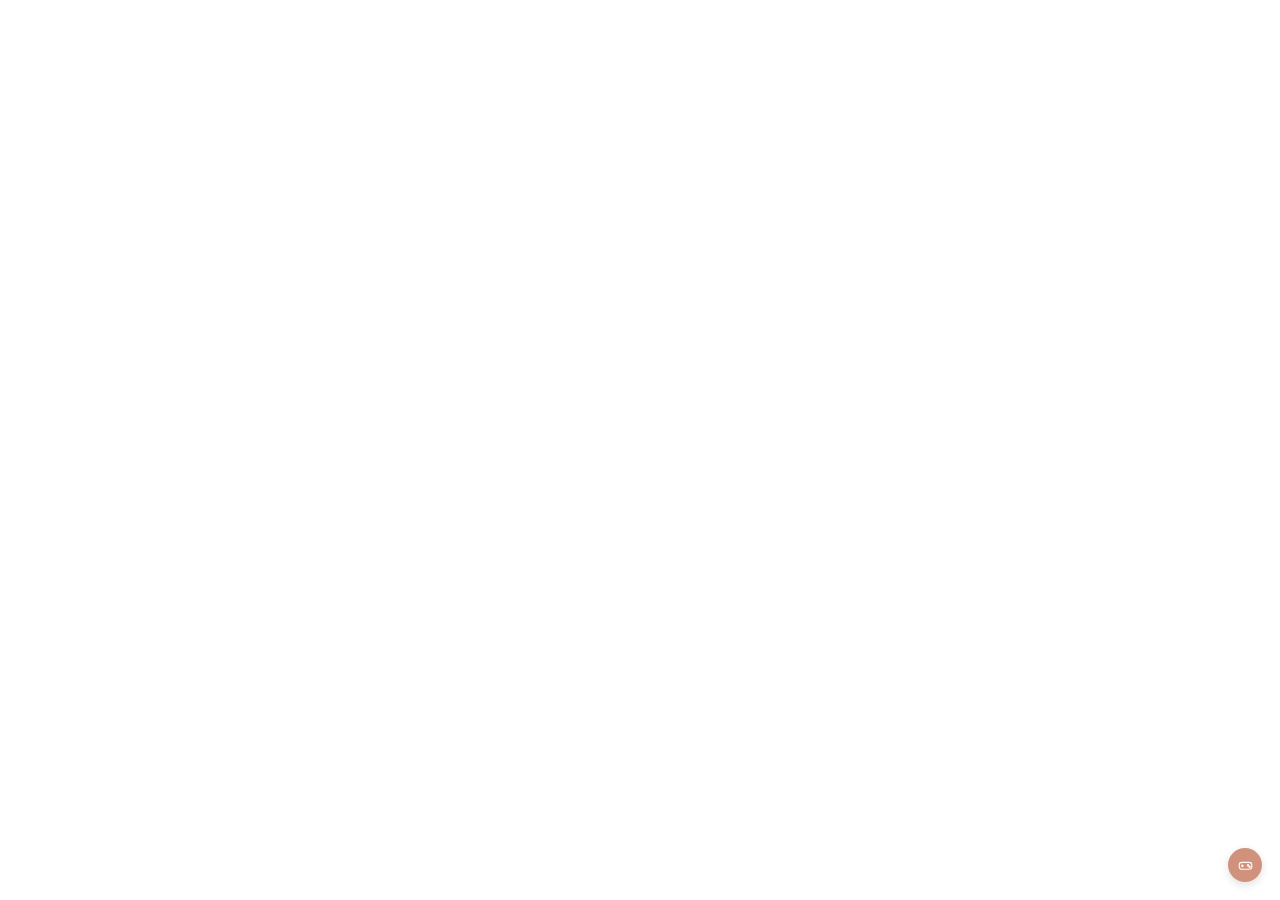
<file: game-test.html>
<!doctype html>
<html lang="en">
<head>
  <meta charset="utf-8">
  <meta name="viewport" content="width=device-width, initial-scale=1">
  <title>SnehaKoota — Game Test</title>
  <link rel="preconnect" href="https://fonts.googleapis.com">
  <link rel="preconnect" href="https://fonts.gstatic.com" crossorigin>
  <link href="https://fonts.googleapis.com/css2?family=Fraunces:opsz,wght@9..144,300;9..144,500;9..144,600&family=Work+Sans:wght@400;500;600&family=Noto+Sans+Kannada:wght@400;500;600&display=swap" rel="stylesheet">
  <link rel="stylesheet" href="game.css?v=2">
</head>
<body>
  <!-- =============================================================
       GAME COMPONENT TEST
       Only the mount element is required in the host page.
       game.js creates the launcher, prompt, panel and game UI.
       No account/navigation/footer/repair scripts are loaded here.
       ============================================================= -->
  <div id="sk-game-root"></div>

  <script src="game.js?v=2"></script>
</body>
</html>
</file>
<file: game.css>
/* ===================================================================
   SNEHAKOOTA MINI-GAME WIDGET — CSS
   -------------------------------------------------------------------
   Standalone stylesheet extracted from the original index.html game
   widget.

   Scope:
   - Root: #sk-game-root
   - Component classes: .skg-*
   - No dependency on Account widget styles.

   The game is intended to be mounted into any page with:
       <div id="sk-game-root"></div>

   The companion game.js creates the launcher, confirm bubble, panel
   and game DOM, then wires the registered game module.

   Host page may define these variables:
       --rust
       --banyan
       --marigold
       --ink
       --ink-soft
       --sky-top
       --sky-bottom

   Sensible fallbacks are provided below.
   =================================================================== */

#sk-game-root{
  --skg-rust: var(--rust, #B5502E);
  --skg-banyan: var(--banyan, #2F5233);
  --skg-marigold: var(--marigold, #E29B3F);
  --skg-ink: var(--ink, #2B2118);
  --skg-ink-soft: var(--ink-soft, #6B5C4C);
  --skg-sky-top: var(--sky-top, #FFF6E8);
  --skg-sky-bottom: var(--sky-bottom, #FDE7C8);
  font-family: 'Work Sans', sans-serif;
}

/* ---- Launcher ---- */
.skg-launcher{
  position:fixed; right:18px; bottom:18px; width:34px; height:34px;
  border-radius:50%; background:var(--skg-rust); border:none;
  box-shadow:0 3px 8px rgba(43,33,24,0.22);
  display:flex; align-items:center; justify-content:center;
  cursor:pointer; z-index:60;
  opacity:.62; transition:opacity .2s ease, transform .2s ease;
  animation:skgNudge 3s ease-in-out 2s 2;
}
.skg-launcher:hover, .skg-launcher:focus-visible{ opacity:1; transform:scale(1.08); }
.skg-launcher svg{ width:15px; height:15px; }

@media (max-width:600px){
  .skg-launcher{ right:50%; transform:translateX(50%); bottom:16px; }
}

.skg-launcher.skg-pulsing::before{
  content:''; position:absolute; inset:-4px; border-radius:50%;
  box-shadow:0 0 0 0 rgba(181,80,46,0.5);
  animation:skgPulse 2.4s ease-out infinite;
}

@keyframes skgPulse{
  0%{ box-shadow:0 0 0 0 rgba(181,80,46,0.45); }
  70%{ box-shadow:0 0 0 12px rgba(181,80,46,0); }
  100%{ box-shadow:0 0 0 0 rgba(181,80,46,0); }
}

@keyframes skgNudge{
  0%,100%{ transform:scale(1); } 50%{ transform:scale(1.08); }
}

@media (max-width:600px){
  @keyframes skgNudge{
    0%,100%{ transform:translateX(50%) scale(1); }
    50%{ transform:translateX(50%) scale(1.08); }
  }
}

@media (prefers-reduced-motion: reduce){
  .skg-launcher{ animation:none; }
  .skg-launcher.skg-pulsing::before{ animation:none; }
}

/* Hover hint (desktop) */
.skg-hint{
  position:fixed; right:18px; bottom:58px;
  background:var(--skg-ink); color:var(--skg-sky-top);
  font-size:.78rem; padding:.5em .9em; border-radius:10px;
  white-space:nowrap; opacity:0; pointer-events:none;
  transition:opacity .18s ease; z-index:60;
}
.skg-launcher:hover + .skg-hint{ opacity:1; }

@media (max-width:600px){
  .skg-hint{ display:none; }
}

/* ---- Backdrop for popover steps ---- */
.skg-veil{
  position:fixed; inset:0; background:rgba(43,33,24,0.28);
  opacity:0; pointer-events:none; transition:opacity .2s ease; z-index:58;
}
.skg-veil.skg-show{ opacity:1; pointer-events:auto; }

/* ---- Step 1: "wanna play?" confirm bubble ---- */
.skg-confirm{
  position:fixed; right:18px; bottom:62px; z-index:61;
  background:var(--skg-sky-bottom); border:1px solid rgba(43,33,24,0.12);
  border-radius:14px; padding:.9rem 1rem; width:220px;
  box-shadow:0 10px 30px rgba(43,33,24,0.22);
  transform:translateY(8px) scale(.96); opacity:0; pointer-events:none;
  transition:transform .2s ease, opacity .2s ease;
}
.skg-confirm.skg-show{ transform:translateY(0) scale(1); opacity:1; pointer-events:auto; }

@media (max-width:600px){
  .skg-confirm{
    right:50%; transform:translateX(50%) translateY(8px) scale(.96);
    bottom:62px;
  }
  .skg-confirm.skg-show{ transform:translateX(50%) translateY(0) scale(1); }
}

.skg-confirm p{
  margin:0 0 .7rem; font-size:.86rem; color:var(--skg-ink); line-height:1.4;
}
.skg-confirm .skg-row{ display:flex; gap:.5rem; }
.skg-confirm button{
  font-family:inherit; font-size:.78rem; font-weight:600;
  border-radius:8px; padding:.5rem .7rem; cursor:pointer; border:none;
}
.skg-yes{ background:var(--skg-rust); color:var(--skg-sky-top); flex:1; }
.skg-no{
  background:none; color:var(--skg-ink-soft);
  border:1px solid rgba(43,33,24,0.16) !important;
}

/* ---- Game panel ---- */
.skg-panel{
  position:fixed; left:0; right:0; bottom:0; z-index:63;
  background:var(--skg-sky-top); border-top:1px solid rgba(43,33,24,0.14);
  border-radius:20px 20px 0 0;
  box-shadow:0 -10px 30px rgba(43,33,24,0.22);
  height:45vh; max-height:340px;
  transform:translateY(100%);
  transition:transform .3s ease, visibility .3s;
  visibility:hidden; pointer-events:none;
  display:flex; flex-direction:column;
}
.skg-panel.skg-show{
  transform:translateY(0); visibility:visible; pointer-events:auto;
}

@media (min-width:701px){
  .skg-panel{
    left:auto; right:18px; width:380px; height:420px; max-height:420px;
    border-radius:20px; bottom:18px;
  }
  .skg-panel.skg-show{ transform:translateY(0); }
}

.skg-panel-top{
  display:flex; align-items:center; justify-content:space-between;
  padding:.7rem .9rem; flex-shrink:0;
}
.skg-panel-top .skg-title{
  font-family:'Fraunces', serif; font-weight:600;
  font-size:.9rem; color:var(--skg-ink);
}
.skg-panel-close{
  width:28px; height:28px; border-radius:50%; border:none;
  background:rgba(181,80,46,0.1); cursor:pointer;
  font-size:.9rem; color:var(--skg-ink-soft);
}

.skg-game-area{
  flex:1; display:flex; flex-direction:column; align-items:center;
  justify-content:center; padding:0 1rem .7rem; gap:.5rem;
  overflow-y:auto;
}
.skg-scores{ display:flex; gap:1.4rem; font-size:.78rem; color:var(--skg-ink-soft); }
.skg-scores b{ color:var(--skg-rust); font-size:.95rem; }

.skg-feedback{
  font-size:.8rem; font-weight:600;
  height:1.1em; color:var(--skg-banyan);
}
.skg-feedback.skg-miss{ color:var(--skg-rust); }

/* ---- Game module: tile-merge (word chain) ----
   Scoped under skg-tm- ; lives inside the same generic #skgGameArea
   slot as the reflex-tap game, so it never affects launcher/popover
   positioning above. Safe to lift alongside the rest of the widget. */
.skg-tm-grid{
  display:grid; grid-template-columns:repeat(4,1fr);
  grid-template-rows:repeat(4,1fr); gap:5px; width:100%;
  max-width:210px; aspect-ratio:1/1; touch-action:none; flex-shrink:0;
}
.skg-tm-cell{
  background:rgba(43,33,24,0.06); border-radius:7px;
  display:flex; align-items:center; justify-content:center;
  text-align:center; font-family:'Fraunces', serif;
  font-weight:600; color:var(--skg-ink); padding:2px;
  line-height:1.05; overflow:hidden; transition:background .15s ease;
}
.skg-tm-t1{ background:rgba(226,155,63,0.20); }
.skg-tm-t2{ background:rgba(226,155,63,0.38); }
.skg-tm-t3{ background:rgba(181,80,46,0.30); color:var(--skg-sky-top); }
.skg-tm-t4{ background:rgba(181,80,46,0.48); color:var(--skg-sky-top); }
.skg-tm-t5{ background:rgba(47,82,51,0.38); color:var(--skg-sky-top); }
.skg-tm-t6{ background:rgba(47,82,51,0.6); color:var(--skg-sky-top); }
.skg-tm-t7{ background:rgba(181,80,46,0.8); color:var(--skg-sky-top); }
.skg-tm-t8{
  background:var(--skg-rust); color:var(--skg-sky-top);
  box-shadow:0 0 10px rgba(181,80,46,0.5);
}
.skg-tm-hint{ font-size:.7rem; color:var(--skg-ink-soft); opacity:.75; }
.skg-tm-restart{
  font-family:inherit; background:var(--skg-rust); color:var(--skg-sky-top);
  border:none; border-radius:999px; padding:.55rem 1.1rem;
  font-size:.82rem; font-weight:600; cursor:pointer;
  -webkit-tap-highlight-color:transparent;
}
.skg-tm-restart:active{ transform:scale(.97); }
</file>
